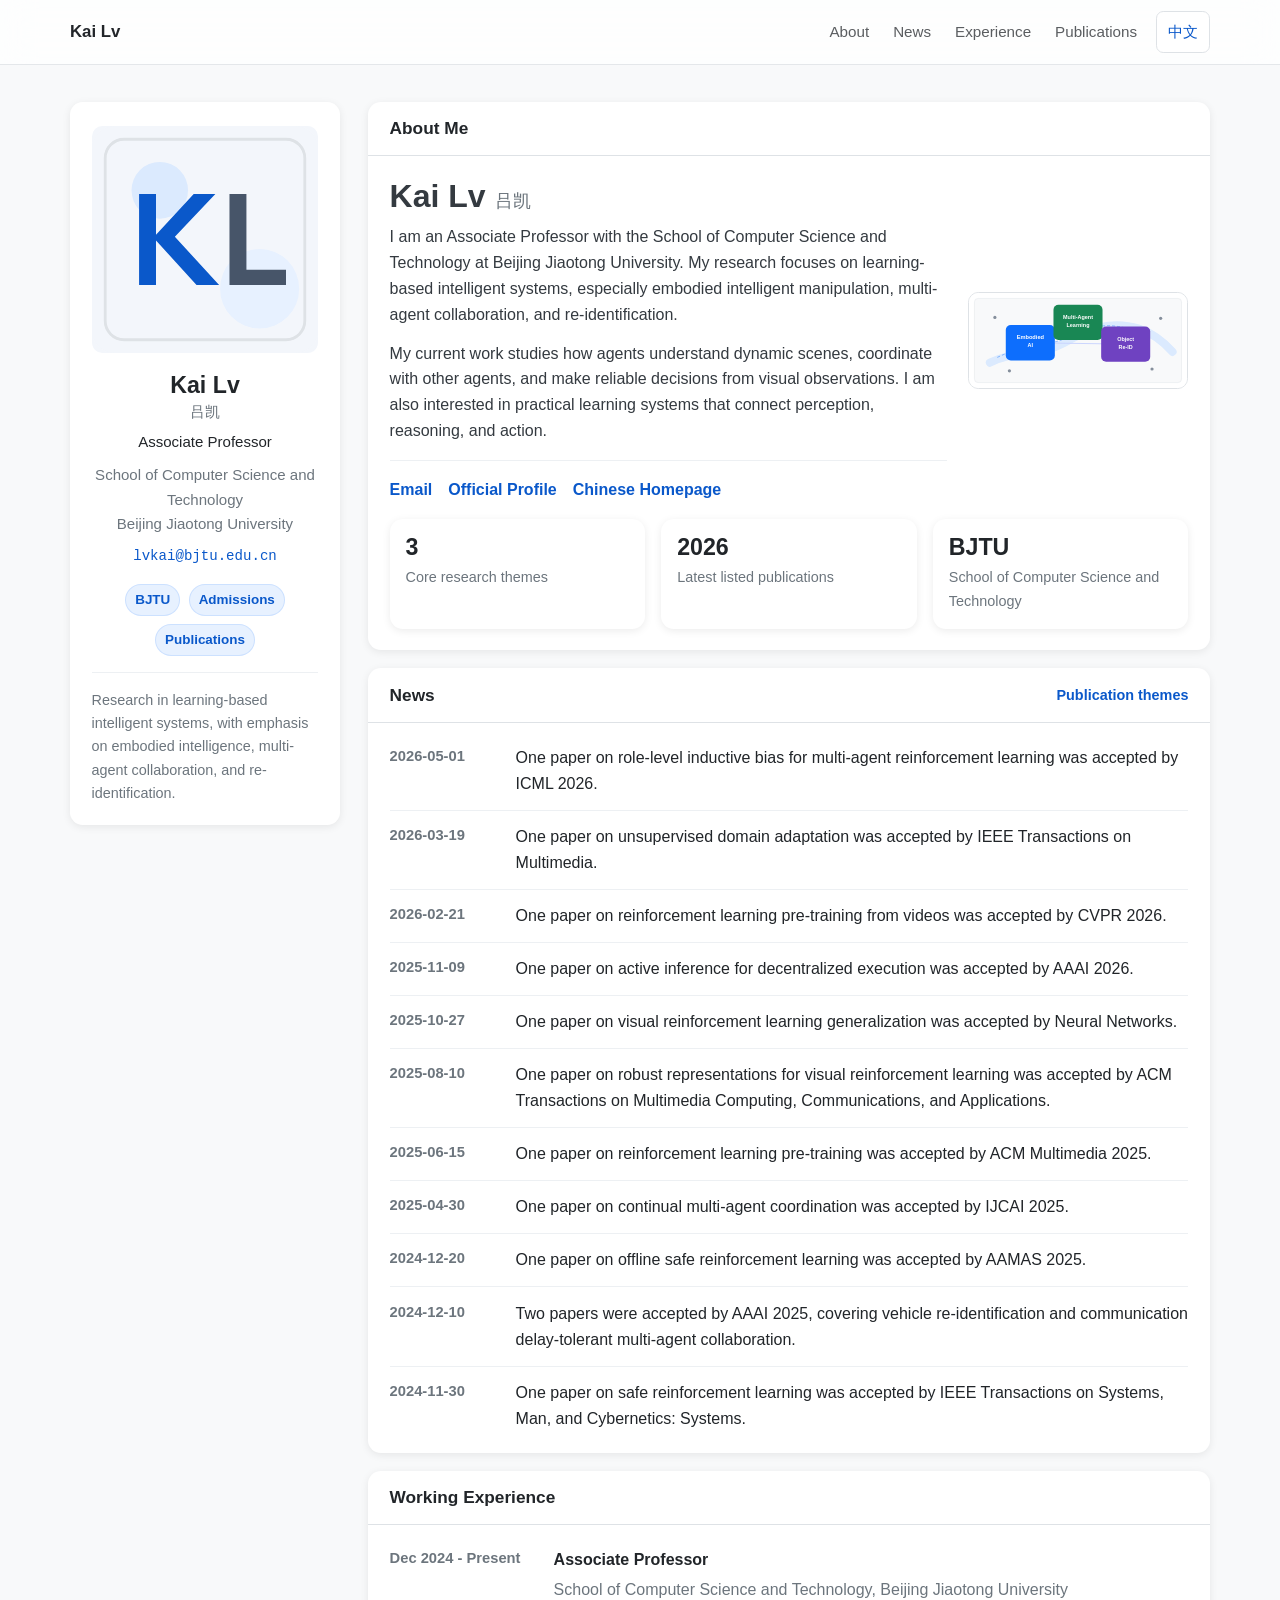
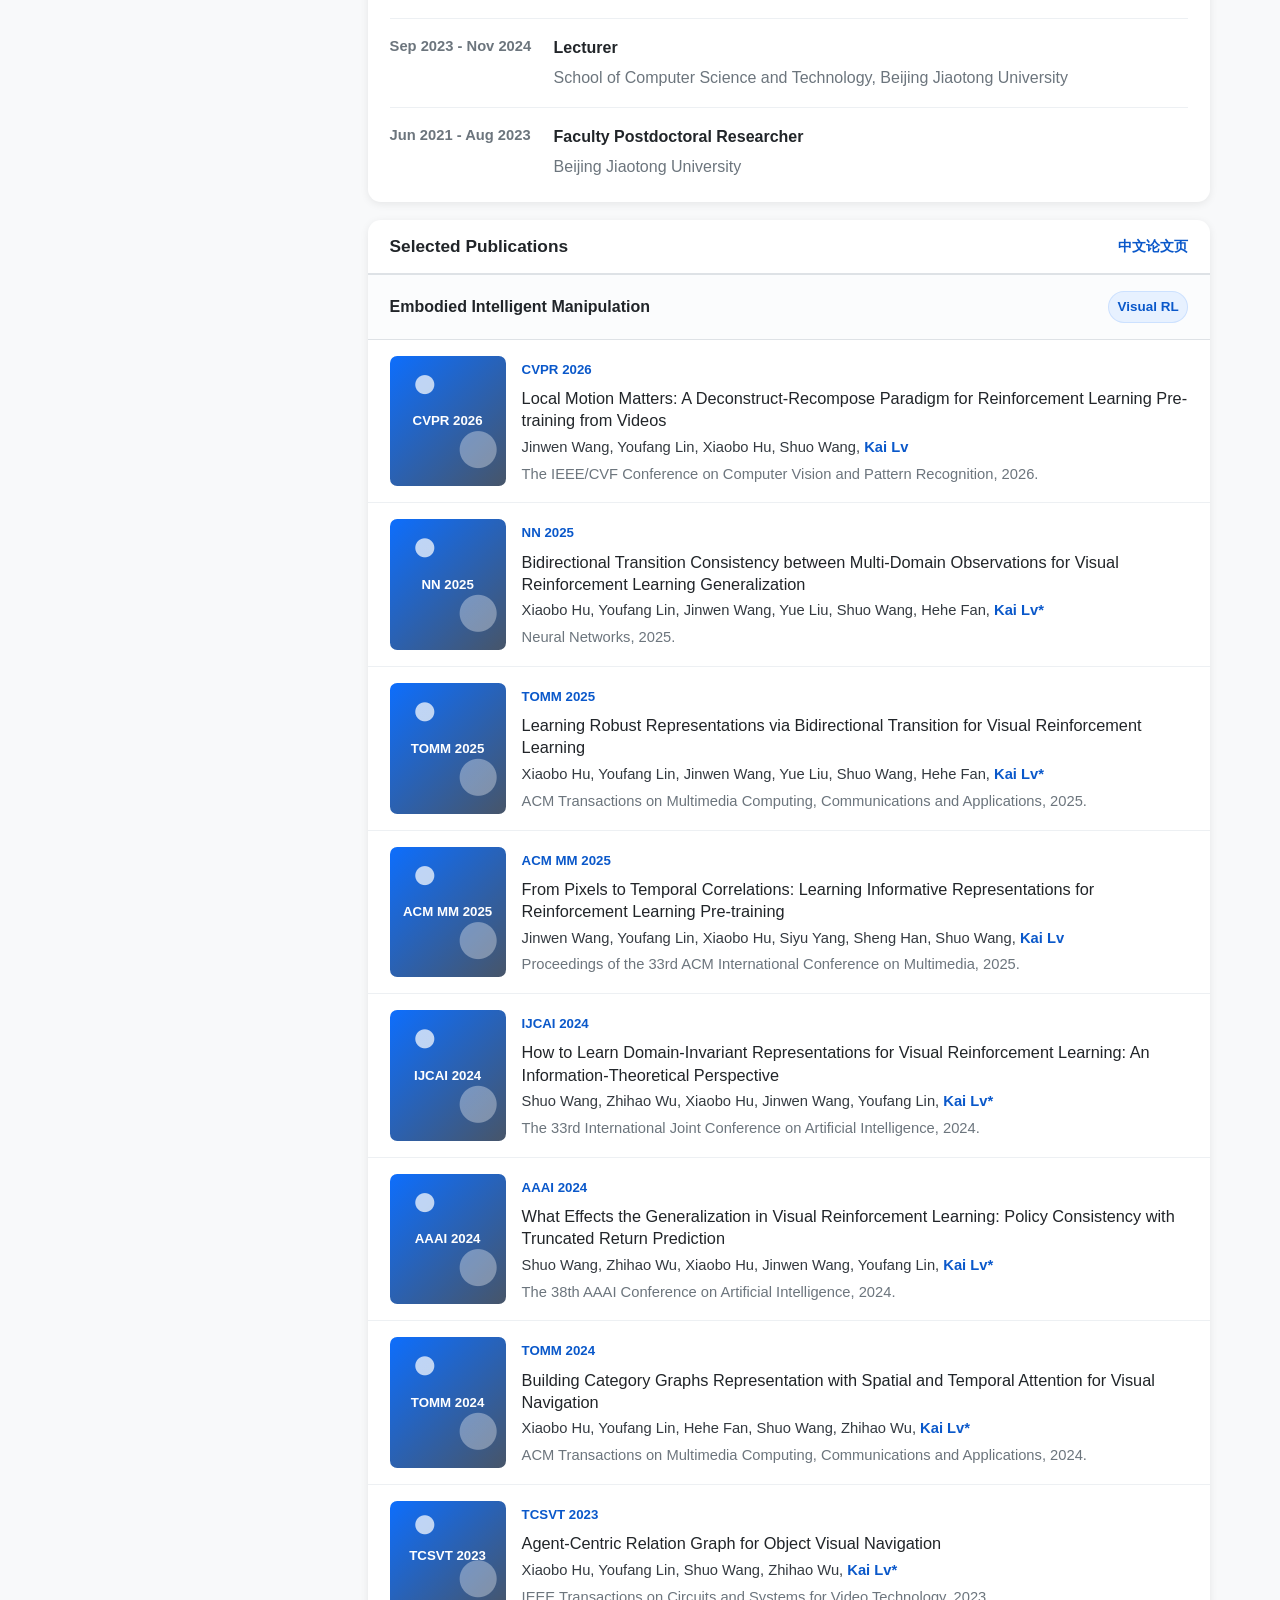
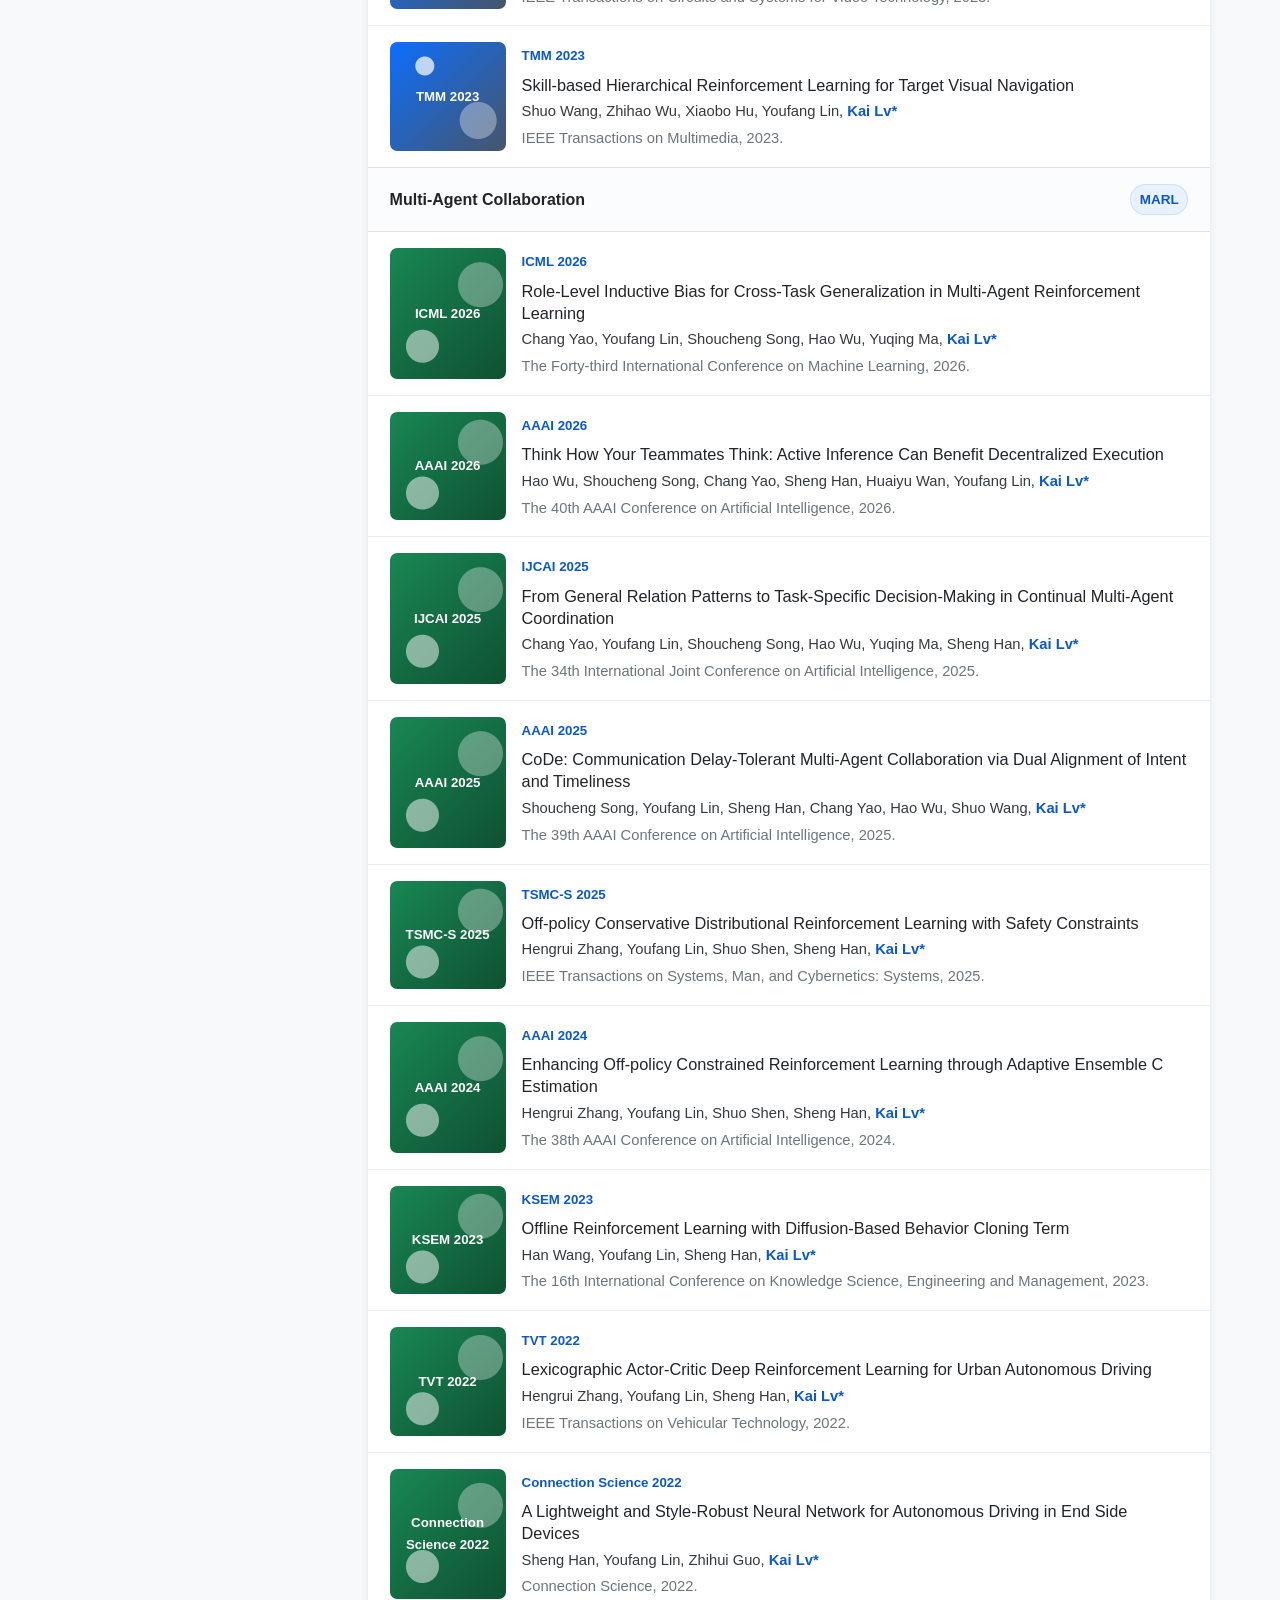
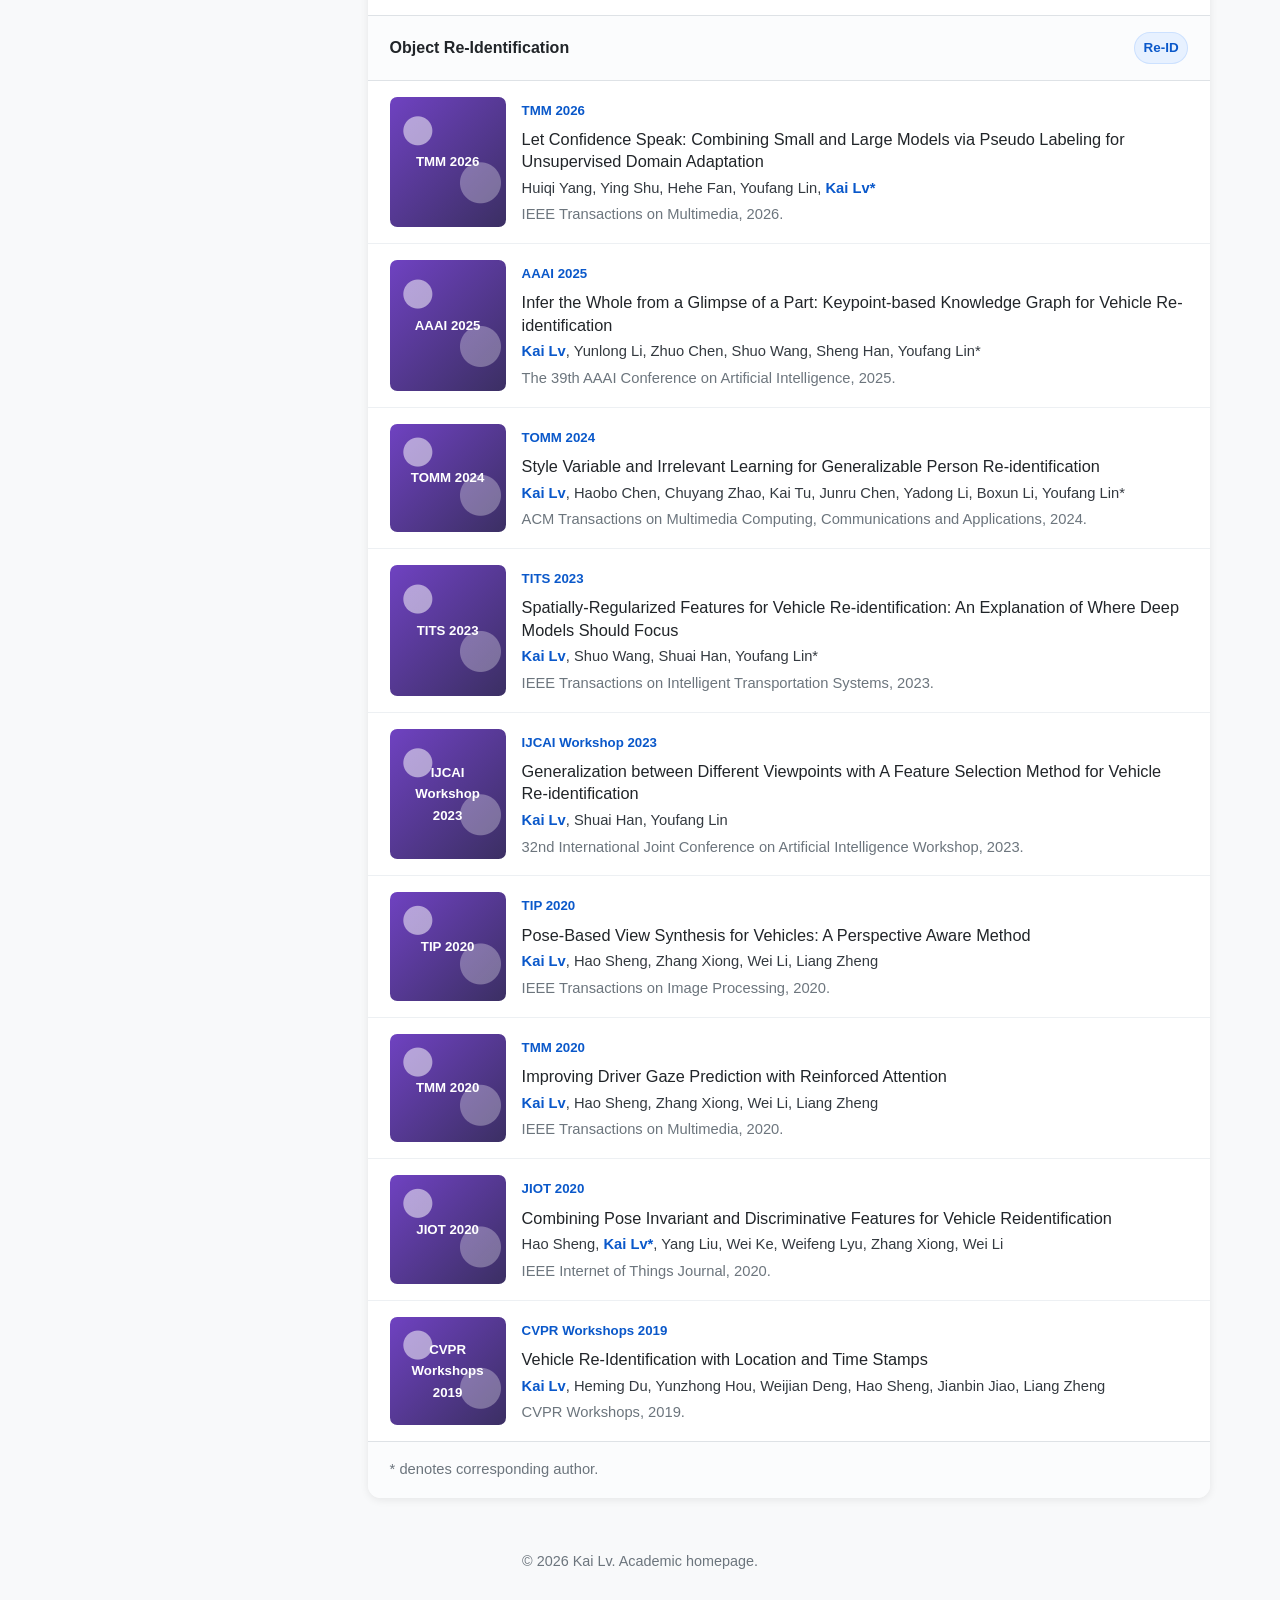
<file: index.html>
<!doctype html>
<html lang="en">
  <head>
    <meta charset="utf-8" />
    <meta name="viewport" content="width=device-width, initial-scale=1" />
    <title>Kai Lv | Beijing Jiaotong University</title>
    <meta
      name="description"
      content="Kai Lv is an Associate Professor at Beijing Jiaotong University. His research interests include embodied intelligent manipulation, multi-agent collaboration, and object re-identification."
    />
    <link rel="canonical" href="https://www.ilvkai.com/" />
    <link rel="stylesheet" href="./assets/css/styles.css" />
    <script src="./assets/js/site.js" defer></script>
  </head>
  <body>
    <a class="skip-link" href="#main">Skip to content</a>
    <header class="topbar">
      <div class="topbar-inner">
        <a class="brand" href="./">Kai Lv</a>
        <nav class="topnav" aria-label="Primary navigation">
          <a href="#about">About</a>
          <a href="#news">News</a>
          <a href="#experience">Experience</a>
          <a href="#publications">Publications</a>
          <a class="language-link" href="./zh/">中文</a>
        </nav>
      </div>
    </header>

    <main class="page-shell" id="main">
      <aside class="sidebar" aria-label="Profile">
        <section class="profile-card">
          <div class="profile-card-body">
            <img class="profile-portrait" src="./assets/img/kai-lv-avatar.svg" alt="Kai Lv profile mark" />
            <div>
              <h1 class="profile-name">Kai Lv <small>吕凯</small></h1>
              <p class="profile-position">Associate Professor</p>
              <p class="profile-affiliation">
                School of Computer Science and Technology<br />
                Beijing Jiaotong University
              </p>
              <p class="profile-email"><a href="mailto:lvkai@bjtu.edu.cn">lvkai@bjtu.edu.cn</a></p>
              <div class="profile-links" aria-label="Profile links">
                <a href="https://faculty.bjtu.edu.cn/10107/" rel="noopener">BJTU</a>
                <a href="./zh/admissions/">Admissions</a>
                <a href="./zh/publications/">Publications</a>
              </div>
            </div>
            <p class="profile-note">
              Research in learning-based intelligent systems, with emphasis on embodied intelligence,
              multi-agent collaboration, and re-identification.
            </p>
          </div>
        </section>
      </aside>

      <article class="content-flow">
        <section class="content-card" id="about">
          <div class="card-heading">
            <h2>About Me</h2>
          </div>
          <div class="card-body">
            <div class="research-visual">
              <div class="bio-text">
                <h1 class="lead-name"><strong>Kai Lv</strong> <small>吕凯</small></h1>
                <p>
                  I am an Associate Professor with the School of Computer Science and Technology at
                  Beijing Jiaotong University. My research focuses on learning-based intelligent systems,
                  especially embodied intelligent manipulation, multi-agent collaboration, and
                  re-identification.
                </p>
                <p>
                  My current work studies how agents understand dynamic scenes, coordinate with other
                  agents, and make reliable decisions from visual observations. I am also interested in
                  practical learning systems that connect perception, reasoning, and action.
                </p>
                <div class="quick-links" aria-label="Contact and profile links">
                  <a href="mailto:lvkai@bjtu.edu.cn">Email</a>
                  <a href="https://faculty.bjtu.edu.cn/10107/" rel="noopener">Official Profile</a>
                  <a href="./zh/">Chinese Homepage</a>
                </div>
              </div>
              <img
                class="research-map"
                src="./assets/img/research-map.svg"
                alt="Research map covering embodied intelligence, multi-agent learning, and re-identification"
              />
            </div>
            <div class="stats-grid" aria-label="Research themes">
              <div class="mini-card">
                <strong>3</strong>
                <span>Core research themes</span>
              </div>
              <div class="mini-card">
                <strong>2026</strong>
                <span>Latest listed publications</span>
              </div>
              <div class="mini-card">
                <strong>BJTU</strong>
                <span>School of Computer Science and Technology</span>
              </div>
            </div>
          </div>
        </section>

        <section class="content-card" id="news">
          <div class="card-heading">
            <h2>News</h2>
            <a href="./zh/publications/">Publication themes</a>
          </div>
          <div class="card-body">
            <ol class="news-list">
              <li>
                <time datetime="2026-05-01">2026-05-01</time>
                <span>One paper on role-level inductive bias for multi-agent reinforcement learning was accepted by ICML 2026.</span>
              </li>
              <li>
                <time datetime="2026-03-19">2026-03-19</time>
                <span>One paper on unsupervised domain adaptation was accepted by IEEE Transactions on Multimedia.</span>
              </li>
              <li>
                <time datetime="2026-02-21">2026-02-21</time>
                <span>One paper on reinforcement learning pre-training from videos was accepted by CVPR 2026.</span>
              </li>
              <li>
                <time datetime="2025-11-09">2025-11-09</time>
                <span>One paper on active inference for decentralized execution was accepted by AAAI 2026.</span>
              </li>
              <li>
                <time datetime="2025-10-27">2025-10-27</time>
                <span>One paper on visual reinforcement learning generalization was accepted by Neural Networks.</span>
              </li>
              <li>
                <time datetime="2025-08-10">2025-08-10</time>
                <span>One paper on robust representations for visual reinforcement learning was accepted by ACM Transactions on Multimedia Computing, Communications, and Applications.</span>
              </li>
              <li>
                <time datetime="2025-06-15">2025-06-15</time>
                <span>One paper on reinforcement learning pre-training was accepted by ACM Multimedia 2025.</span>
              </li>
              <li>
                <time datetime="2025-04-30">2025-04-30</time>
                <span>One paper on continual multi-agent coordination was accepted by IJCAI 2025.</span>
              </li>
              <li>
                <time datetime="2024-12-20">2024-12-20</time>
                <span>One paper on offline safe reinforcement learning was accepted by AAMAS 2025.</span>
              </li>
              <li>
                <time datetime="2024-12-10">2024-12-10</time>
                <span>Two papers were accepted by AAAI 2025, covering vehicle re-identification and communication delay-tolerant multi-agent collaboration.</span>
              </li>
              <li>
                <time datetime="2024-11-30">2024-11-30</time>
                <span>One paper on safe reinforcement learning was accepted by IEEE Transactions on Systems, Man, and Cybernetics: Systems.</span>
              </li>
            </ol>
          </div>
        </section>

        <section class="content-card" id="experience">
          <div class="card-heading">
            <h2>Working Experience</h2>
          </div>
          <div class="card-body">
            <div class="timeline">
              <article class="timeline-item">
                <span class="timeline-date">Dec 2024 - Present</span>
                <div>
                  <h3>Associate Professor</h3>
                  <p>School of Computer Science and Technology, Beijing Jiaotong University</p>
                </div>
              </article>
              <article class="timeline-item">
                <span class="timeline-date">Sep 2023 - Nov 2024</span>
                <div>
                  <h3>Lecturer</h3>
                  <p>School of Computer Science and Technology, Beijing Jiaotong University</p>
                </div>
              </article>
              <article class="timeline-item">
                <span class="timeline-date">Jun 2021 - Aug 2023</span>
                <div>
                  <h3>Faculty Postdoctoral Researcher</h3>
                  <p>Beijing Jiaotong University</p>
                </div>
              </article>
            </div>
          </div>
        </section>

        <section class="content-card" id="publications">
          <div class="card-heading">
            <h2>Selected Publications</h2>
            <a href="./zh/publications/">中文论文页</a>
          </div>

          <div class="publication-group">
            <div class="publication-group-title">
              <h3>Embodied Intelligent Manipulation</h3>
              <span class="tag">Visual RL</span>
            </div>
            <div class="publication-list">
              <article class="publication-item">
                <div class="publication-cover">CVPR 2026</div>
                <div class="publication-content">
                  <span class="venue">CVPR 2026</span>
                  <h4>Local Motion Matters: A Deconstruct-Recompose Paradigm for Reinforcement Learning Pre-training from Videos</h4>
                  <p class="publication-authors">Jinwen Wang, Youfang Lin, Xiaobo Hu, Shuo Wang, <strong>Kai Lv</strong></p>
                  <p>The IEEE/CVF Conference on Computer Vision and Pattern Recognition, 2026.</p>
                </div>
              </article>
              <article class="publication-item">
                <div class="publication-cover">NN 2025</div>
                <div class="publication-content">
                  <span class="venue">NN 2025</span>
                  <h4>Bidirectional Transition Consistency between Multi-Domain Observations for Visual Reinforcement Learning Generalization</h4>
                  <p class="publication-authors">Xiaobo Hu, Youfang Lin, Jinwen Wang, Yue Liu, Shuo Wang, Hehe Fan, <strong>Kai Lv*</strong></p>
                  <p>Neural Networks, 2025.</p>
                </div>
              </article>
              <article class="publication-item">
                <div class="publication-cover">TOMM 2025</div>
                <div class="publication-content">
                  <span class="venue">TOMM 2025</span>
                  <h4>Learning Robust Representations via Bidirectional Transition for Visual Reinforcement Learning</h4>
                  <p class="publication-authors">Xiaobo Hu, Youfang Lin, Jinwen Wang, Yue Liu, Shuo Wang, Hehe Fan, <strong>Kai Lv*</strong></p>
                  <p>ACM Transactions on Multimedia Computing, Communications and Applications, 2025.</p>
                </div>
              </article>
              <article class="publication-item">
                <div class="publication-cover">ACM MM 2025</div>
                <div class="publication-content">
                  <span class="venue">ACM MM 2025</span>
                  <h4>From Pixels to Temporal Correlations: Learning Informative Representations for Reinforcement Learning Pre-training</h4>
                  <p class="publication-authors">Jinwen Wang, Youfang Lin, Xiaobo Hu, Siyu Yang, Sheng Han, Shuo Wang, <strong>Kai Lv</strong></p>
                  <p>Proceedings of the 33rd ACM International Conference on Multimedia, 2025.</p>
                </div>
              </article>
              <article class="publication-item">
                <div class="publication-cover">IJCAI 2024</div>
                <div class="publication-content">
                  <span class="venue">IJCAI 2024</span>
                  <h4>How to Learn Domain-Invariant Representations for Visual Reinforcement Learning: An Information-Theoretical Perspective</h4>
                  <p class="publication-authors">Shuo Wang, Zhihao Wu, Xiaobo Hu, Jinwen Wang, Youfang Lin, <strong>Kai Lv*</strong></p>
                  <p>The 33rd International Joint Conference on Artificial Intelligence, 2024.</p>
                </div>
              </article>
              <article class="publication-item">
                <div class="publication-cover">AAAI 2024</div>
                <div class="publication-content">
                  <span class="venue">AAAI 2024</span>
                  <h4>What Effects the Generalization in Visual Reinforcement Learning: Policy Consistency with Truncated Return Prediction</h4>
                  <p class="publication-authors">Shuo Wang, Zhihao Wu, Xiaobo Hu, Jinwen Wang, Youfang Lin, <strong>Kai Lv*</strong></p>
                  <p>The 38th AAAI Conference on Artificial Intelligence, 2024.</p>
                </div>
              </article>
              <article class="publication-item">
                <div class="publication-cover">TOMM 2024</div>
                <div class="publication-content">
                  <span class="venue">TOMM 2024</span>
                  <h4>Building Category Graphs Representation with Spatial and Temporal Attention for Visual Navigation</h4>
                  <p class="publication-authors">Xiaobo Hu, Youfang Lin, Hehe Fan, Shuo Wang, Zhihao Wu, <strong>Kai Lv*</strong></p>
                  <p>ACM Transactions on Multimedia Computing, Communications and Applications, 2024.</p>
                </div>
              </article>
              <article class="publication-item">
                <div class="publication-cover">TCSVT 2023</div>
                <div class="publication-content">
                  <span class="venue">TCSVT 2023</span>
                  <h4>Agent-Centric Relation Graph for Object Visual Navigation</h4>
                  <p class="publication-authors">Xiaobo Hu, Youfang Lin, Shuo Wang, Zhihao Wu, <strong>Kai Lv*</strong></p>
                  <p>IEEE Transactions on Circuits and Systems for Video Technology, 2023.</p>
                </div>
              </article>
              <article class="publication-item">
                <div class="publication-cover">TMM 2023</div>
                <div class="publication-content">
                  <span class="venue">TMM 2023</span>
                  <h4>Skill-based Hierarchical Reinforcement Learning for Target Visual Navigation</h4>
                  <p class="publication-authors">Shuo Wang, Zhihao Wu, Xiaobo Hu, Youfang Lin, <strong>Kai Lv*</strong></p>
                  <p>IEEE Transactions on Multimedia, 2023.</p>
                </div>
              </article>
            </div>
          </div>

          <div class="publication-group">
            <div class="publication-group-title">
              <h3>Multi-Agent Collaboration</h3>
              <span class="tag">MARL</span>
            </div>
            <div class="publication-list">
              <article class="publication-item">
                <div class="publication-cover alt">ICML 2026</div>
                <div class="publication-content">
                  <span class="venue">ICML 2026</span>
                  <h4>Role-Level Inductive Bias for Cross-Task Generalization in Multi-Agent Reinforcement Learning</h4>
                  <p class="publication-authors">Chang Yao, Youfang Lin, Shoucheng Song, Hao Wu, Yuqing Ma, <strong>Kai Lv*</strong></p>
                  <p>The Forty-third International Conference on Machine Learning, 2026.</p>
                </div>
              </article>
              <article class="publication-item">
                <div class="publication-cover alt">AAAI 2026</div>
                <div class="publication-content">
                  <span class="venue">AAAI 2026</span>
                  <h4>Think How Your Teammates Think: Active Inference Can Benefit Decentralized Execution</h4>
                  <p class="publication-authors">Hao Wu, Shoucheng Song, Chang Yao, Sheng Han, Huaiyu Wan, Youfang Lin, <strong>Kai Lv*</strong></p>
                  <p>The 40th AAAI Conference on Artificial Intelligence, 2026.</p>
                </div>
              </article>
              <article class="publication-item">
                <div class="publication-cover alt">IJCAI 2025</div>
                <div class="publication-content">
                  <span class="venue">IJCAI 2025</span>
                  <h4>From General Relation Patterns to Task-Specific Decision-Making in Continual Multi-Agent Coordination</h4>
                  <p class="publication-authors">Chang Yao, Youfang Lin, Shoucheng Song, Hao Wu, Yuqing Ma, Sheng Han, <strong>Kai Lv*</strong></p>
                  <p>The 34th International Joint Conference on Artificial Intelligence, 2025.</p>
                </div>
              </article>
              <article class="publication-item">
                <div class="publication-cover alt">AAAI 2025</div>
                <div class="publication-content">
                  <span class="venue">AAAI 2025</span>
                  <h4>CoDe: Communication Delay-Tolerant Multi-Agent Collaboration via Dual Alignment of Intent and Timeliness</h4>
                  <p class="publication-authors">Shoucheng Song, Youfang Lin, Sheng Han, Chang Yao, Hao Wu, Shuo Wang, <strong>Kai Lv*</strong></p>
                  <p>The 39th AAAI Conference on Artificial Intelligence, 2025.</p>
                </div>
              </article>
              <article class="publication-item">
                <div class="publication-cover alt">TSMC-S 2025</div>
                <div class="publication-content">
                  <span class="venue">TSMC-S 2025</span>
                  <h4>Off-policy Conservative Distributional Reinforcement Learning with Safety Constraints</h4>
                  <p class="publication-authors">Hengrui Zhang, Youfang Lin, Shuo Shen, Sheng Han, <strong>Kai Lv*</strong></p>
                  <p>IEEE Transactions on Systems, Man, and Cybernetics: Systems, 2025.</p>
                </div>
              </article>
              <article class="publication-item">
                <div class="publication-cover alt">AAAI 2024</div>
                <div class="publication-content">
                  <span class="venue">AAAI 2024</span>
                  <h4>Enhancing Off-policy Constrained Reinforcement Learning through Adaptive Ensemble C Estimation</h4>
                  <p class="publication-authors">Hengrui Zhang, Youfang Lin, Shuo Shen, Sheng Han, <strong>Kai Lv*</strong></p>
                  <p>The 38th AAAI Conference on Artificial Intelligence, 2024.</p>
                </div>
              </article>
              <article class="publication-item">
                <div class="publication-cover alt">KSEM 2023</div>
                <div class="publication-content">
                  <span class="venue">KSEM 2023</span>
                  <h4>Offline Reinforcement Learning with Diffusion-Based Behavior Cloning Term</h4>
                  <p class="publication-authors">Han Wang, Youfang Lin, Sheng Han, <strong>Kai Lv*</strong></p>
                  <p>The 16th International Conference on Knowledge Science, Engineering and Management, 2023.</p>
                </div>
              </article>
              <article class="publication-item">
                <div class="publication-cover alt">TVT 2022</div>
                <div class="publication-content">
                  <span class="venue">TVT 2022</span>
                  <h4>Lexicographic Actor-Critic Deep Reinforcement Learning for Urban Autonomous Driving</h4>
                  <p class="publication-authors">Hengrui Zhang, Youfang Lin, Sheng Han, <strong>Kai Lv*</strong></p>
                  <p>IEEE Transactions on Vehicular Technology, 2022.</p>
                </div>
              </article>
              <article class="publication-item">
                <div class="publication-cover alt">Connection Science 2022</div>
                <div class="publication-content">
                  <span class="venue">Connection Science 2022</span>
                  <h4>A Lightweight and Style-Robust Neural Network for Autonomous Driving in End Side Devices</h4>
                  <p class="publication-authors">Sheng Han, Youfang Lin, Zhihui Guo, <strong>Kai Lv*</strong></p>
                  <p>Connection Science, 2022.</p>
                </div>
              </article>
            </div>
          </div>

          <div class="publication-group">
            <div class="publication-group-title">
              <h3>Object Re-Identification</h3>
              <span class="tag">Re-ID</span>
            </div>
            <div class="publication-list">
              <article class="publication-item">
                <div class="publication-cover warm">TMM 2026</div>
                <div class="publication-content">
                  <span class="venue">TMM 2026</span>
                  <h4>Let Confidence Speak: Combining Small and Large Models via Pseudo Labeling for Unsupervised Domain Adaptation</h4>
                  <p class="publication-authors">Huiqi Yang, Ying Shu, Hehe Fan, Youfang Lin, <strong>Kai Lv*</strong></p>
                  <p>IEEE Transactions on Multimedia, 2026.</p>
                </div>
              </article>
              <article class="publication-item">
                <div class="publication-cover warm">AAAI 2025</div>
                <div class="publication-content">
                  <span class="venue">AAAI 2025</span>
                  <h4>Infer the Whole from a Glimpse of a Part: Keypoint-based Knowledge Graph for Vehicle Re-identification</h4>
                  <p class="publication-authors"><strong>Kai Lv</strong>, Yunlong Li, Zhuo Chen, Shuo Wang, Sheng Han, Youfang Lin*</p>
                  <p>The 39th AAAI Conference on Artificial Intelligence, 2025.</p>
                </div>
              </article>
              <article class="publication-item">
                <div class="publication-cover warm">TOMM 2024</div>
                <div class="publication-content">
                  <span class="venue">TOMM 2024</span>
                  <h4>Style Variable and Irrelevant Learning for Generalizable Person Re-identification</h4>
                  <p class="publication-authors"><strong>Kai Lv</strong>, Haobo Chen, Chuyang Zhao, Kai Tu, Junru Chen, Yadong Li, Boxun Li, Youfang Lin*</p>
                  <p>ACM Transactions on Multimedia Computing, Communications and Applications, 2024.</p>
                </div>
              </article>
              <article class="publication-item">
                <div class="publication-cover warm">TITS 2023</div>
                <div class="publication-content">
                  <span class="venue">TITS 2023</span>
                  <h4>Spatially-Regularized Features for Vehicle Re-identification: An Explanation of Where Deep Models Should Focus</h4>
                  <p class="publication-authors"><strong>Kai Lv</strong>, Shuo Wang, Shuai Han, Youfang Lin*</p>
                  <p>IEEE Transactions on Intelligent Transportation Systems, 2023.</p>
                </div>
              </article>
              <article class="publication-item">
                <div class="publication-cover warm">IJCAI Workshop 2023</div>
                <div class="publication-content">
                  <span class="venue">IJCAI Workshop 2023</span>
                  <h4>Generalization between Different Viewpoints with A Feature Selection Method for Vehicle Re-identification</h4>
                  <p class="publication-authors"><strong>Kai Lv</strong>, Shuai Han, Youfang Lin</p>
                  <p>32nd International Joint Conference on Artificial Intelligence Workshop, 2023.</p>
                </div>
              </article>
              <article class="publication-item">
                <div class="publication-cover warm">TIP 2020</div>
                <div class="publication-content">
                  <span class="venue">TIP 2020</span>
                  <h4>Pose-Based View Synthesis for Vehicles: A Perspective Aware Method</h4>
                  <p class="publication-authors"><strong>Kai Lv</strong>, Hao Sheng, Zhang Xiong, Wei Li, Liang Zheng</p>
                  <p>IEEE Transactions on Image Processing, 2020.</p>
                </div>
              </article>
              <article class="publication-item">
                <div class="publication-cover warm">TMM 2020</div>
                <div class="publication-content">
                  <span class="venue">TMM 2020</span>
                  <h4>Improving Driver Gaze Prediction with Reinforced Attention</h4>
                  <p class="publication-authors"><strong>Kai Lv</strong>, Hao Sheng, Zhang Xiong, Wei Li, Liang Zheng</p>
                  <p>IEEE Transactions on Multimedia, 2020.</p>
                </div>
              </article>
              <article class="publication-item">
                <div class="publication-cover warm">JIOT 2020</div>
                <div class="publication-content">
                  <span class="venue">JIOT 2020</span>
                  <h4>Combining Pose Invariant and Discriminative Features for Vehicle Reidentification</h4>
                  <p class="publication-authors">Hao Sheng, <strong>Kai Lv*</strong>, Yang Liu, Wei Ke, Weifeng Lyu, Zhang Xiong, Wei Li</p>
                  <p>IEEE Internet of Things Journal, 2020.</p>
                </div>
              </article>
              <article class="publication-item">
                <div class="publication-cover warm">CVPR Workshops 2019</div>
                <div class="publication-content">
                  <span class="venue">CVPR Workshops 2019</span>
                  <h4>Vehicle Re-Identification with Location and Time Stamps</h4>
                  <p class="publication-authors"><strong>Kai Lv</strong>, Heming Du, Yunzhong Hou, Weijian Deng, Hao Sheng, Jianbin Jiao, Liang Zheng</p>
                  <p>CVPR Workshops, 2019.</p>
                </div>
              </article>
            </div>
          </div>
          <p class="author-note">* denotes corresponding author.</p>
        </section>
      </article>
    </main>

    <footer class="site-footer">
      <p>© <span data-current-year></span> Kai Lv. Academic homepage.</p>
    </footer>
  </body>
</html>
</file>
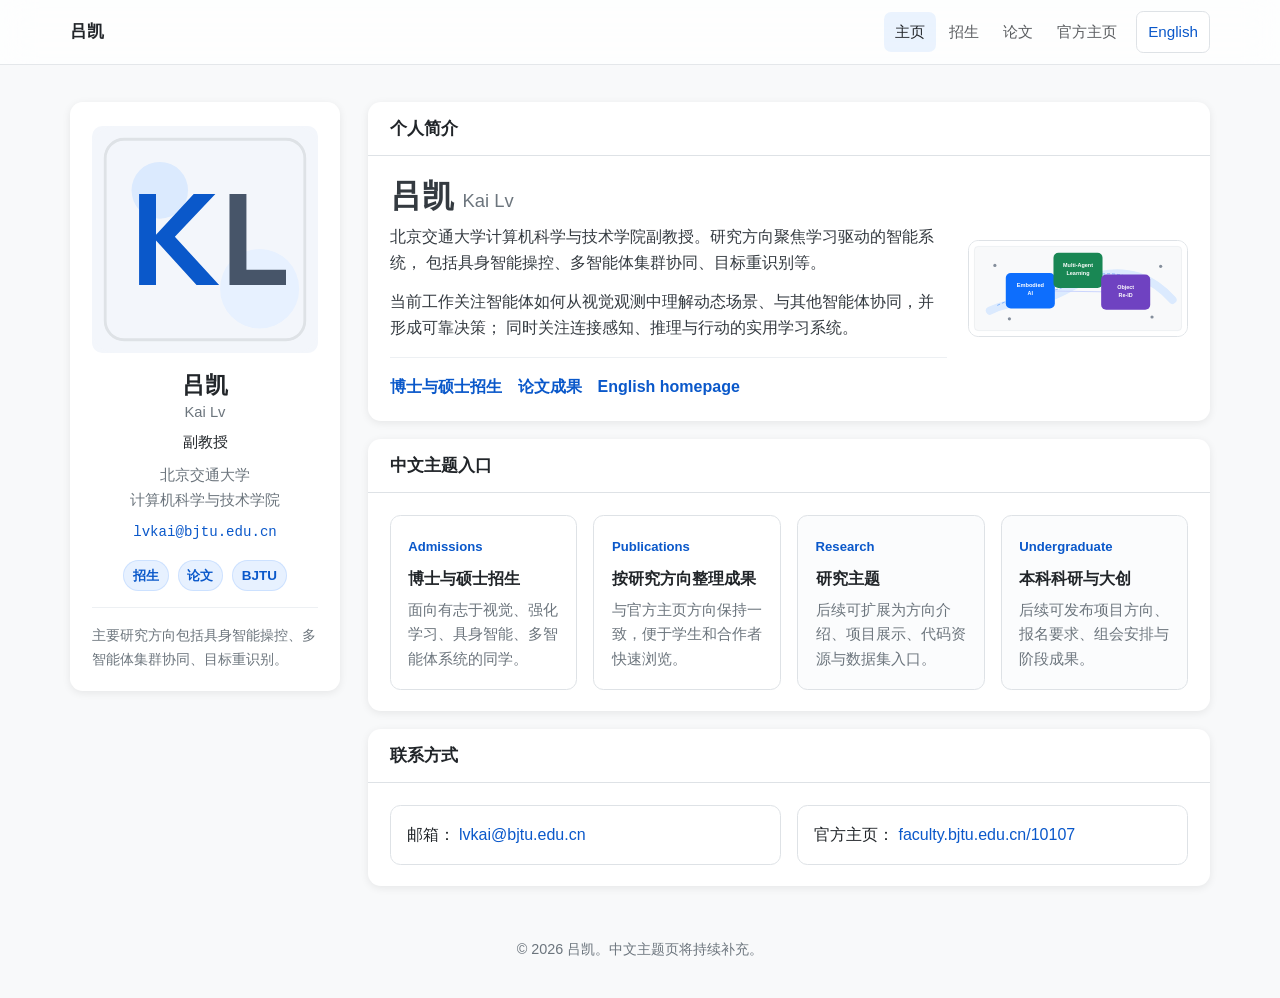
<file: zh/index.html>
<!doctype html>
<html lang="zh-CN">
  <head>
    <meta charset="utf-8" />
    <meta name="viewport" content="width=device-width, initial-scale=1" />
    <title>吕凯 | 中文主页</title>
    <meta
      name="description"
      content="吕凯，北京交通大学计算机科学与技术学院副教授。中文主页包含招生、论文、研究方向等主题入口。"
    />
    <link rel="canonical" href="https://www.ilvkai.com/zh/" />
    <link rel="stylesheet" href="../assets/css/styles.css" />
    <script src="../assets/js/site.js" defer></script>
  </head>
  <body>
    <a class="skip-link" href="#main">跳转到正文</a>
    <header class="topbar">
      <div class="topbar-inner">
        <a class="brand" href="./">吕凯</a>
        <nav class="topnav" aria-label="中文主页导航">
          <a aria-current="page" href="./">主页</a>
          <a href="./admissions/">招生</a>
          <a href="./publications/">论文</a>
          <a href="https://faculty.bjtu.edu.cn/10107/" rel="noopener">官方主页</a>
          <a class="language-link" href="../">English</a>
        </nav>
      </div>
    </header>

    <main class="page-shell" id="main">
      <aside class="sidebar" aria-label="个人信息">
        <section class="profile-card">
          <div class="profile-card-body">
            <img class="profile-portrait" src="../assets/img/kai-lv-avatar.svg" alt="吕凯个人标识" />
            <div>
              <h1 class="profile-name">吕凯 <small>Kai Lv</small></h1>
              <p class="profile-position">副教授</p>
              <p class="profile-affiliation">
                北京交通大学<br />
                计算机科学与技术学院
              </p>
              <p class="profile-email"><a href="mailto:lvkai@bjtu.edu.cn">lvkai@bjtu.edu.cn</a></p>
              <div class="profile-links" aria-label="个人链接">
                <a href="./admissions/">招生</a>
                <a href="./publications/">论文</a>
                <a href="https://faculty.bjtu.edu.cn/10107/" rel="noopener">BJTU</a>
              </div>
            </div>
            <p class="profile-note">
              主要研究方向包括具身智能操控、多智能体集群协同、目标重识别。
            </p>
          </div>
        </section>
      </aside>

      <article class="content-flow">
        <section class="content-card">
          <div class="card-heading">
            <h2>个人简介</h2>
          </div>
          <div class="card-body">
            <div class="research-visual">
              <div class="bio-text">
                <h1 class="lead-name"><strong>吕凯</strong> <small>Kai Lv</small></h1>
                <p>
                  北京交通大学计算机科学与技术学院副教授。研究方向聚焦学习驱动的智能系统，
                  包括具身智能操控、多智能体集群协同、目标重识别等。
                </p>
                <p>
                  当前工作关注智能体如何从视觉观测中理解动态场景、与其他智能体协同，并形成可靠决策；
                  同时关注连接感知、推理与行动的实用学习系统。
                </p>
                <div class="quick-links" aria-label="快速链接">
                  <a href="./admissions/">博士与硕士招生</a>
                  <a href="./publications/">论文成果</a>
                  <a href="../">English homepage</a>
                </div>
              </div>
              <img
                class="research-map"
                src="../assets/img/research-map.svg"
                alt="具身智能、多智能体协同与目标重识别方向示意"
              />
            </div>
          </div>
        </section>

        <section class="content-card">
          <div class="card-heading">
            <h2>中文主题入口</h2>
          </div>
          <div class="card-body">
            <div class="theme-grid">
              <a class="theme-card" href="./admissions/">
                <span>Admissions</span>
                <h3>博士与硕士招生</h3>
                <p>面向有志于视觉、强化学习、具身智能、多智能体系统的同学。</p>
              </a>
              <a class="theme-card" href="./publications/">
                <span>Publications</span>
                <h3>按研究方向整理成果</h3>
                <p>与官方主页方向保持一致，便于学生和合作者快速浏览。</p>
              </a>
              <article class="theme-card muted-card">
                <span>Research</span>
                <h3>研究主题</h3>
                <p>后续可扩展为方向介绍、项目展示、代码资源与数据集入口。</p>
              </article>
              <article class="theme-card muted-card">
                <span>Undergraduate</span>
                <h3>本科科研与大创</h3>
                <p>后续可发布项目方向、报名要求、组会安排与阶段成果。</p>
              </article>
            </div>
          </div>
        </section>

        <section class="content-card">
          <div class="card-heading">
            <h2>联系方式</h2>
          </div>
          <div class="card-body">
            <div class="info-strip">
              <p>
                邮箱：
                <a href="mailto:lvkai@bjtu.edu.cn">lvkai@bjtu.edu.cn</a>
              </p>
              <p>
                官方主页：
                <a href="https://faculty.bjtu.edu.cn/10107/" rel="noopener">faculty.bjtu.edu.cn/10107</a>
              </p>
            </div>
          </div>
        </section>
      </article>
    </main>

    <footer class="site-footer">
      <p>© <span data-current-year></span> 吕凯。中文主题页将持续补充。</p>
    </footer>
  </body>
</html>
</file>
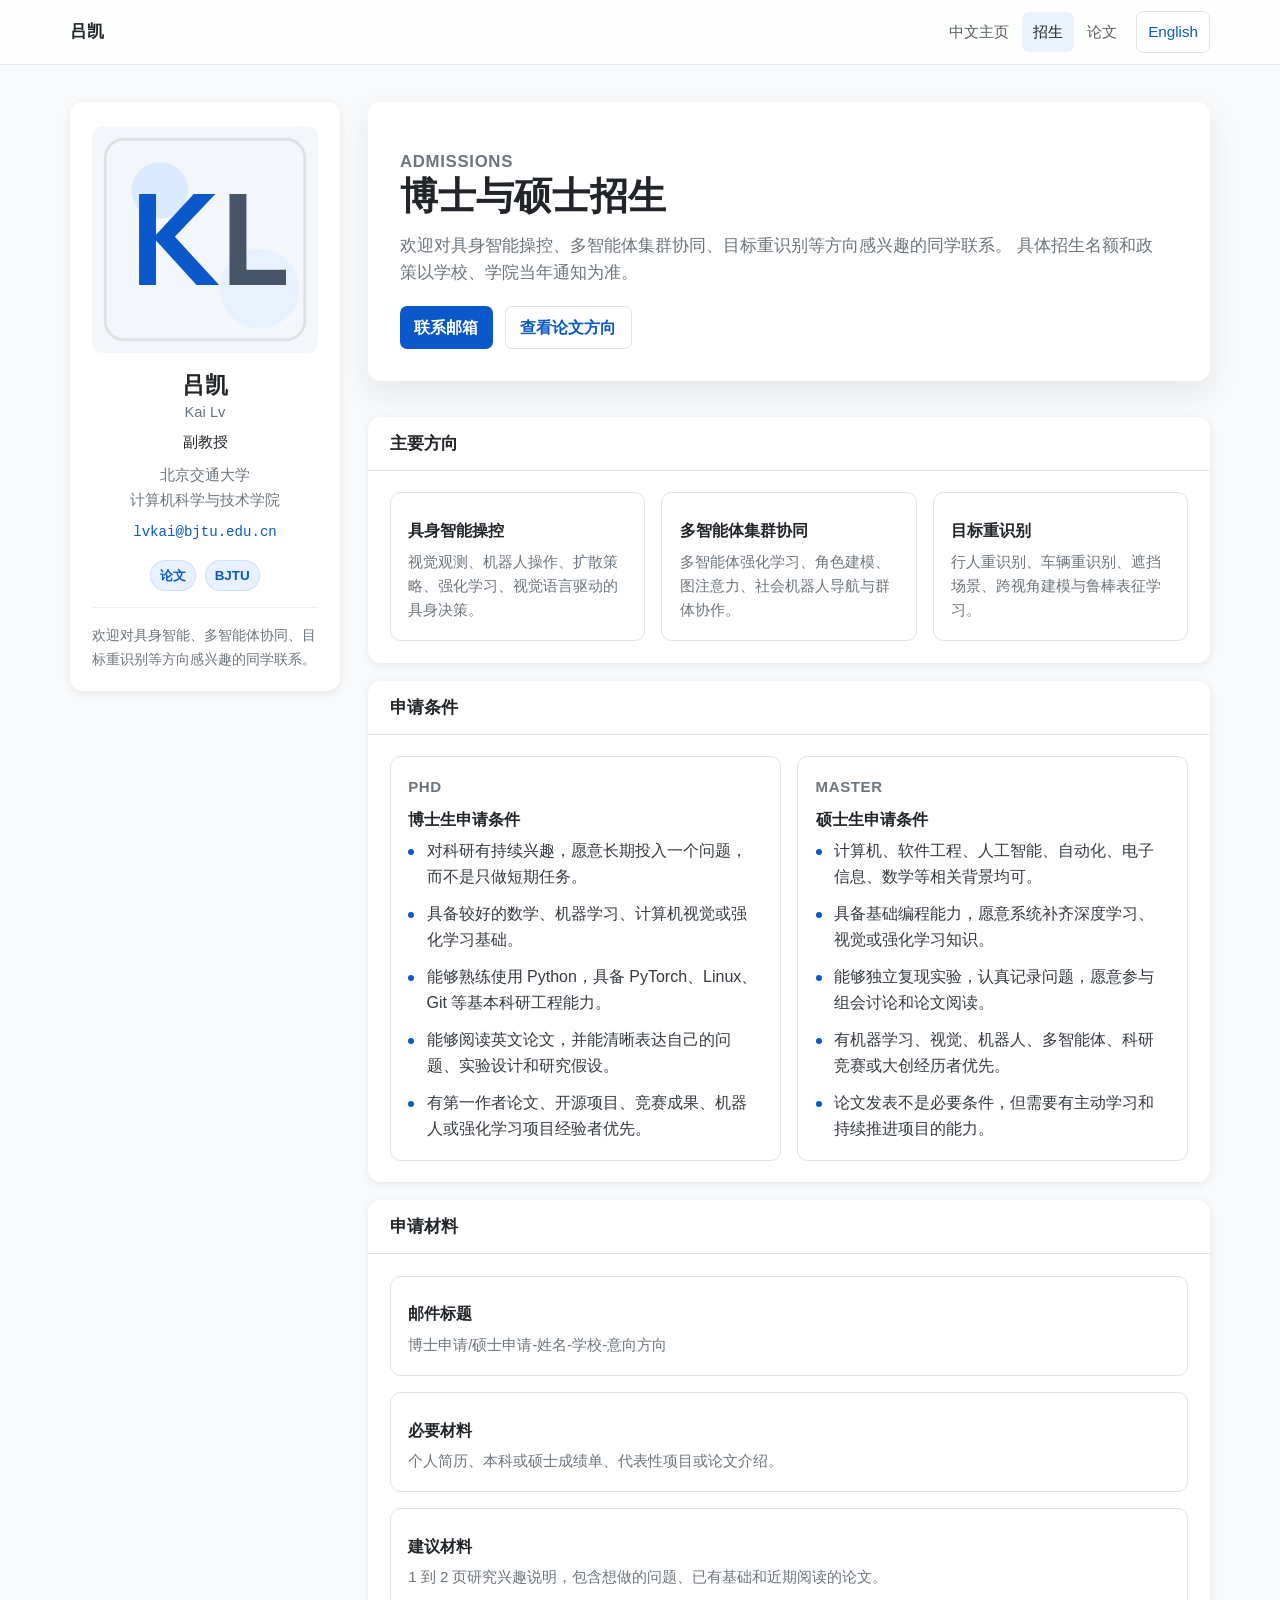
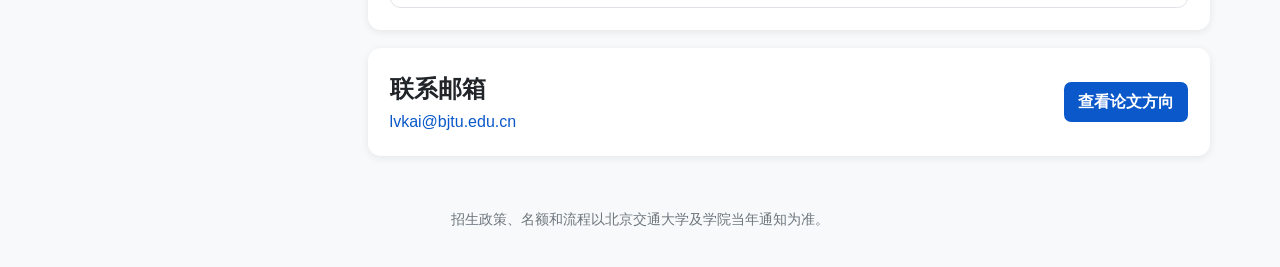
<file: zh/admissions/index.html>
<!doctype html>
<html lang="zh-CN">
  <head>
    <meta charset="utf-8" />
    <meta name="viewport" content="width=device-width, initial-scale=1" />
    <title>招生信息 | 吕凯</title>
    <meta
      name="description"
      content="吕凯，北京交通大学计算机科学与技术学院博士与硕士招生信息。方向包括具身智能操控、多智能体集群协同、目标重识别。"
    />
    <link rel="canonical" href="https://www.ilvkai.com/zh/admissions/" />
    <link rel="stylesheet" href="../../assets/css/styles.css" />
    <script src="../../assets/js/site.js" defer></script>
  </head>
  <body>
    <a class="skip-link" href="#main">跳转到正文</a>
    <header class="topbar">
      <div class="topbar-inner">
        <a class="brand" href="../">吕凯</a>
        <nav class="topnav" aria-label="招生页导航">
          <a href="../">中文主页</a>
          <a aria-current="page" href="./">招生</a>
          <a href="../publications/">论文</a>
          <a class="language-link" href="../../">English</a>
        </nav>
      </div>
    </header>

    <main class="page-shell" id="main">
      <aside class="sidebar" aria-label="个人信息">
        <section class="profile-card">
          <div class="profile-card-body">
            <img class="profile-portrait" src="../../assets/img/kai-lv-avatar.svg" alt="吕凯个人标识" />
            <div>
              <h1 class="profile-name">吕凯 <small>Kai Lv</small></h1>
              <p class="profile-position">副教授</p>
              <p class="profile-affiliation">
                北京交通大学<br />
                计算机科学与技术学院
              </p>
              <p class="profile-email"><a href="mailto:lvkai@bjtu.edu.cn">lvkai@bjtu.edu.cn</a></p>
              <div class="profile-links" aria-label="个人链接">
                <a href="../publications/">论文</a>
                <a href="https://faculty.bjtu.edu.cn/10107/" rel="noopener">BJTU</a>
              </div>
            </div>
            <p class="profile-note">
              欢迎对具身智能、多智能体协同、目标重识别等方向感兴趣的同学联系。
            </p>
          </div>
        </section>
      </aside>

      <article class="content-flow">
        <section class="hero-card">
          <p class="eyebrow">Admissions</p>
          <h1>博士与硕士招生</h1>
          <p>
            欢迎对具身智能操控、多智能体集群协同、目标重识别等方向感兴趣的同学联系。
            具体招生名额和政策以学校、学院当年通知为准。
          </p>
          <div class="hero-actions">
            <a class="primary-action" href="mailto:lvkai@bjtu.edu.cn">联系邮箱</a>
            <a class="secondary-action" href="../publications/">查看论文方向</a>
          </div>
        </section>

        <section class="content-card">
          <div class="card-heading">
            <h2>主要方向</h2>
          </div>
          <div class="card-body">
            <div class="direction-grid">
              <article class="direction-card">
                <h3>具身智能操控</h3>
                <p>视觉观测、机器人操作、扩散策略、强化学习、视觉语言驱动的具身决策。</p>
              </article>
              <article class="direction-card">
                <h3>多智能体集群协同</h3>
                <p>多智能体强化学习、角色建模、图注意力、社会机器人导航与群体协作。</p>
              </article>
              <article class="direction-card">
                <h3>目标重识别</h3>
                <p>行人重识别、车辆重识别、遮挡场景、跨视角建模与鲁棒表征学习。</p>
              </article>
            </div>
          </div>
        </section>

        <section class="content-card">
          <div class="card-heading">
            <h2>申请条件</h2>
          </div>
          <div class="card-body">
            <div class="split-grid">
              <article class="direction-card">
                <p class="eyebrow">PhD</p>
                <h3>博士生申请条件</h3>
                <ul class="check-list">
                  <li>对科研有持续兴趣，愿意长期投入一个问题，而不是只做短期任务。</li>
                  <li>具备较好的数学、机器学习、计算机视觉或强化学习基础。</li>
                  <li>能够熟练使用 Python，具备 PyTorch、Linux、Git 等基本科研工程能力。</li>
                  <li>能够阅读英文论文，并能清晰表达自己的问题、实验设计和研究假设。</li>
                  <li>有第一作者论文、开源项目、竞赛成果、机器人或强化学习项目经验者优先。</li>
                </ul>
              </article>
              <article class="direction-card">
                <p class="eyebrow">Master</p>
                <h3>硕士生申请条件</h3>
                <ul class="check-list">
                  <li>计算机、软件工程、人工智能、自动化、电子信息、数学等相关背景均可。</li>
                  <li>具备基础编程能力，愿意系统补齐深度学习、视觉或强化学习知识。</li>
                  <li>能够独立复现实验，认真记录问题，愿意参与组会讨论和论文阅读。</li>
                  <li>有机器学习、视觉、机器人、多智能体、科研竞赛或大创经历者优先。</li>
                  <li>论文发表不是必要条件，但需要有主动学习和持续推进项目的能力。</li>
                </ul>
              </article>
            </div>
          </div>
        </section>

        <section class="content-card">
          <div class="card-heading">
            <h2>申请材料</h2>
          </div>
          <div class="card-body">
            <div class="material-list">
              <article class="material-card">
                <h3>邮件标题</h3>
                <p>博士申请/硕士申请-姓名-学校-意向方向</p>
              </article>
              <article class="material-card">
                <h3>必要材料</h3>
                <p>个人简历、本科或硕士成绩单、代表性项目或论文介绍。</p>
              </article>
              <article class="material-card">
                <h3>建议材料</h3>
                <p>1 到 2 页研究兴趣说明，包含想做的问题、已有基础和近期阅读的论文。</p>
              </article>
            </div>
          </div>
        </section>

        <section class="content-card">
          <div class="card-body contact-band">
            <div>
              <h2>联系邮箱</h2>
              <p><a href="mailto:lvkai@bjtu.edu.cn">lvkai@bjtu.edu.cn</a></p>
            </div>
            <a class="primary-action" href="../publications/">查看论文方向</a>
          </div>
        </section>
      </article>
    </main>

    <footer class="site-footer">
      <p>招生政策、名额和流程以北京交通大学及学院当年通知为准。</p>
    </footer>
  </body>
</html>
</file>
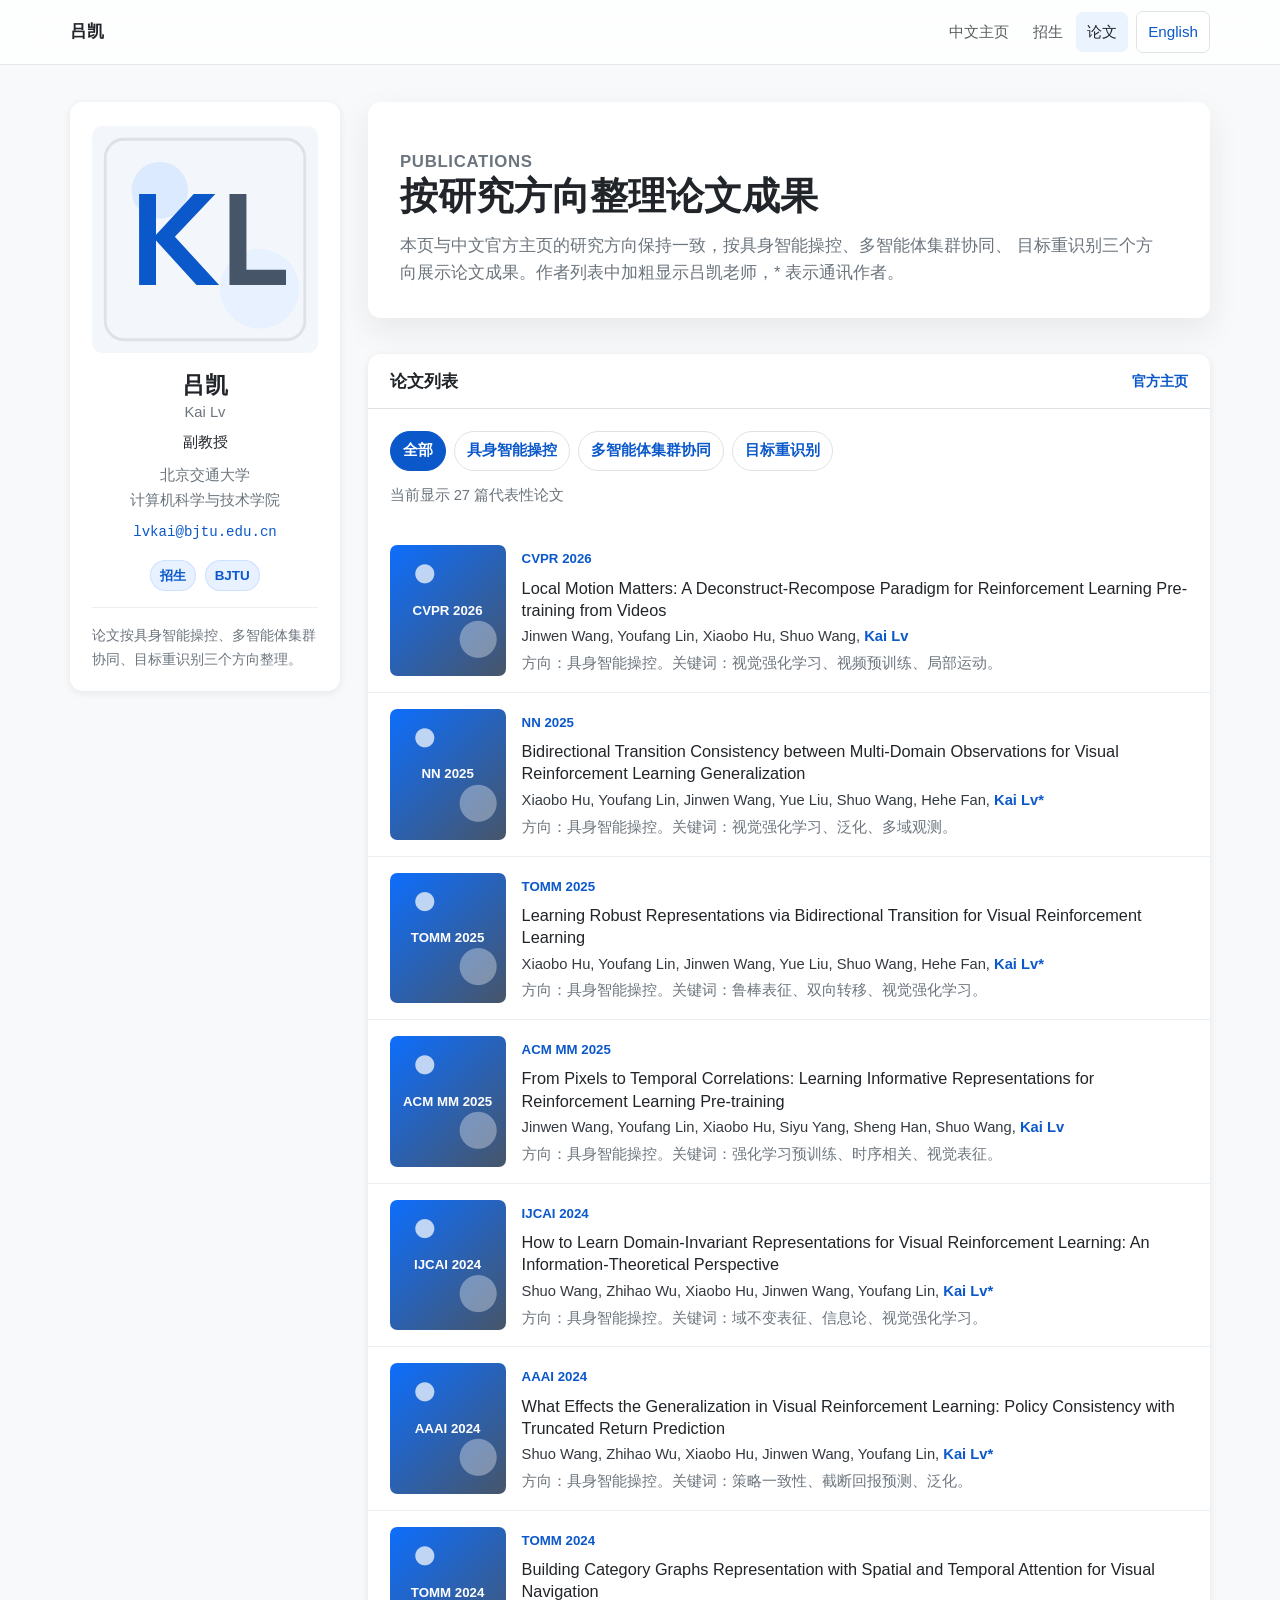
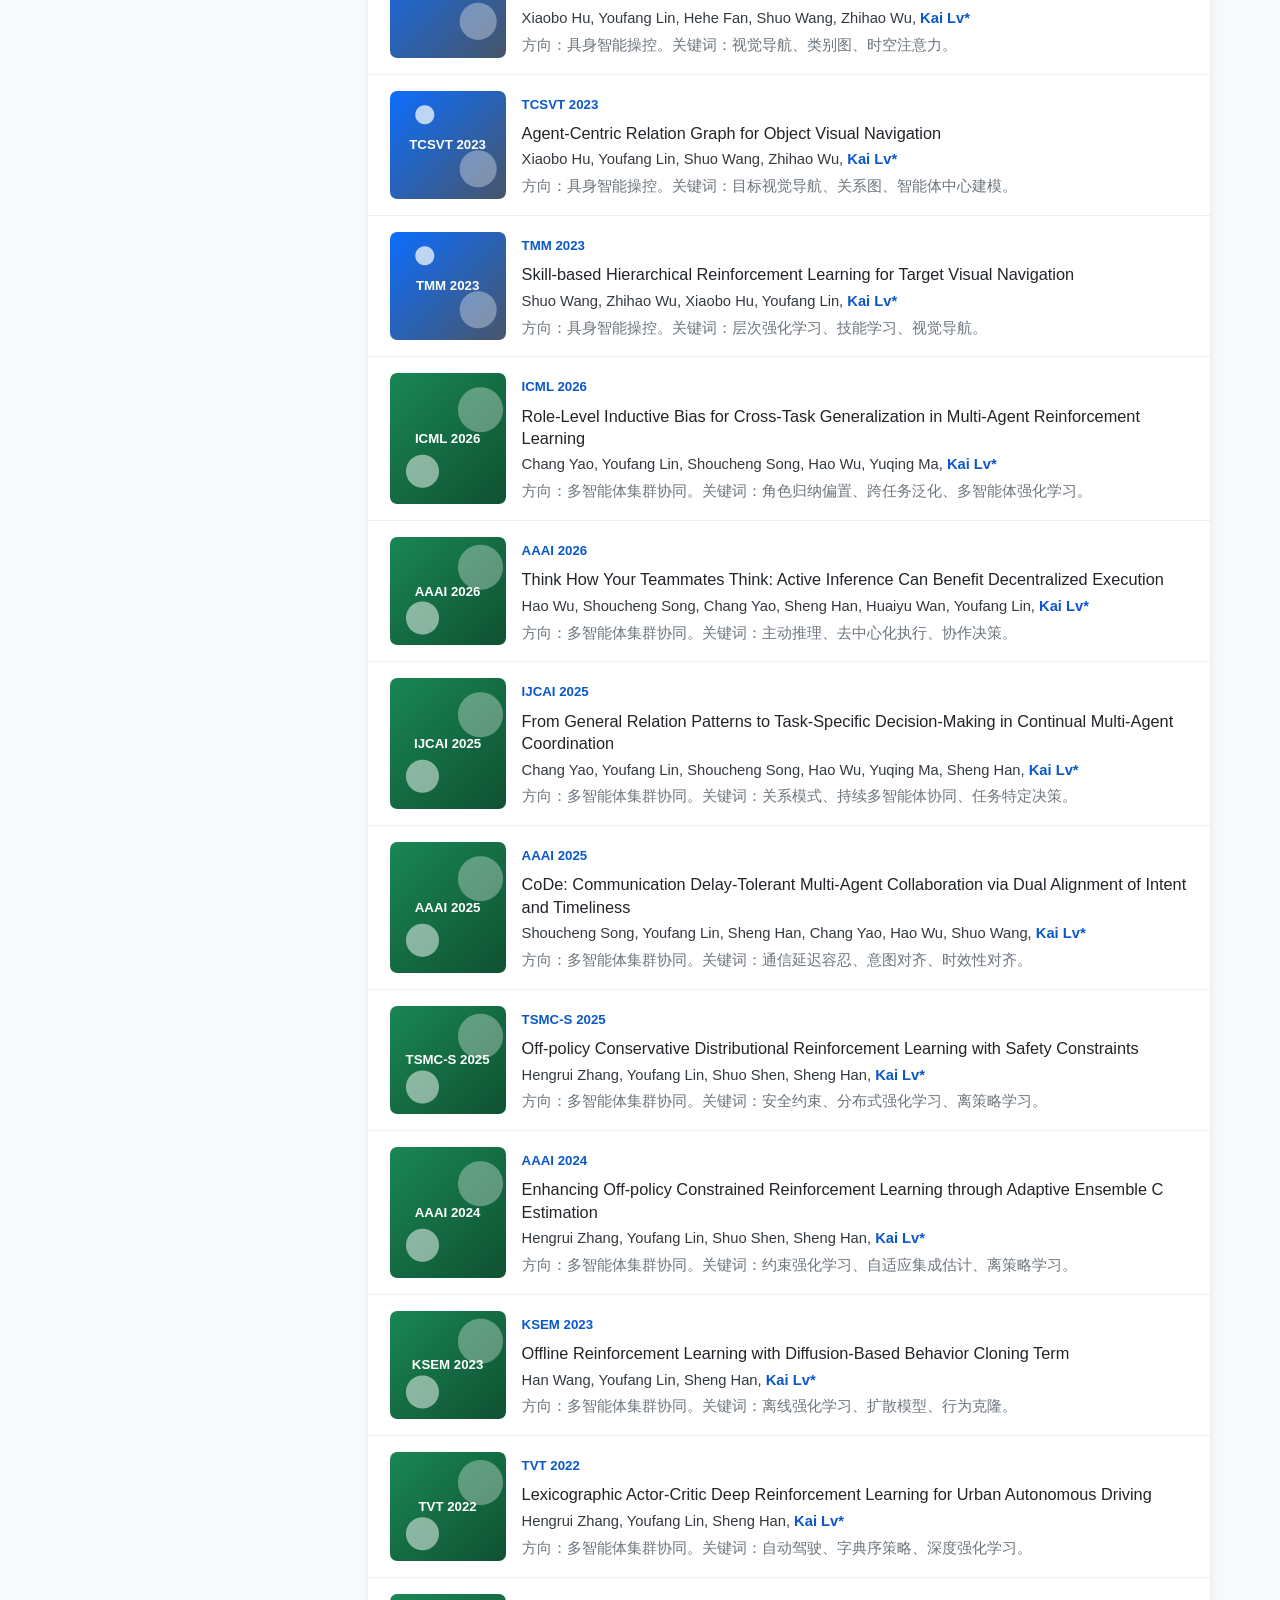
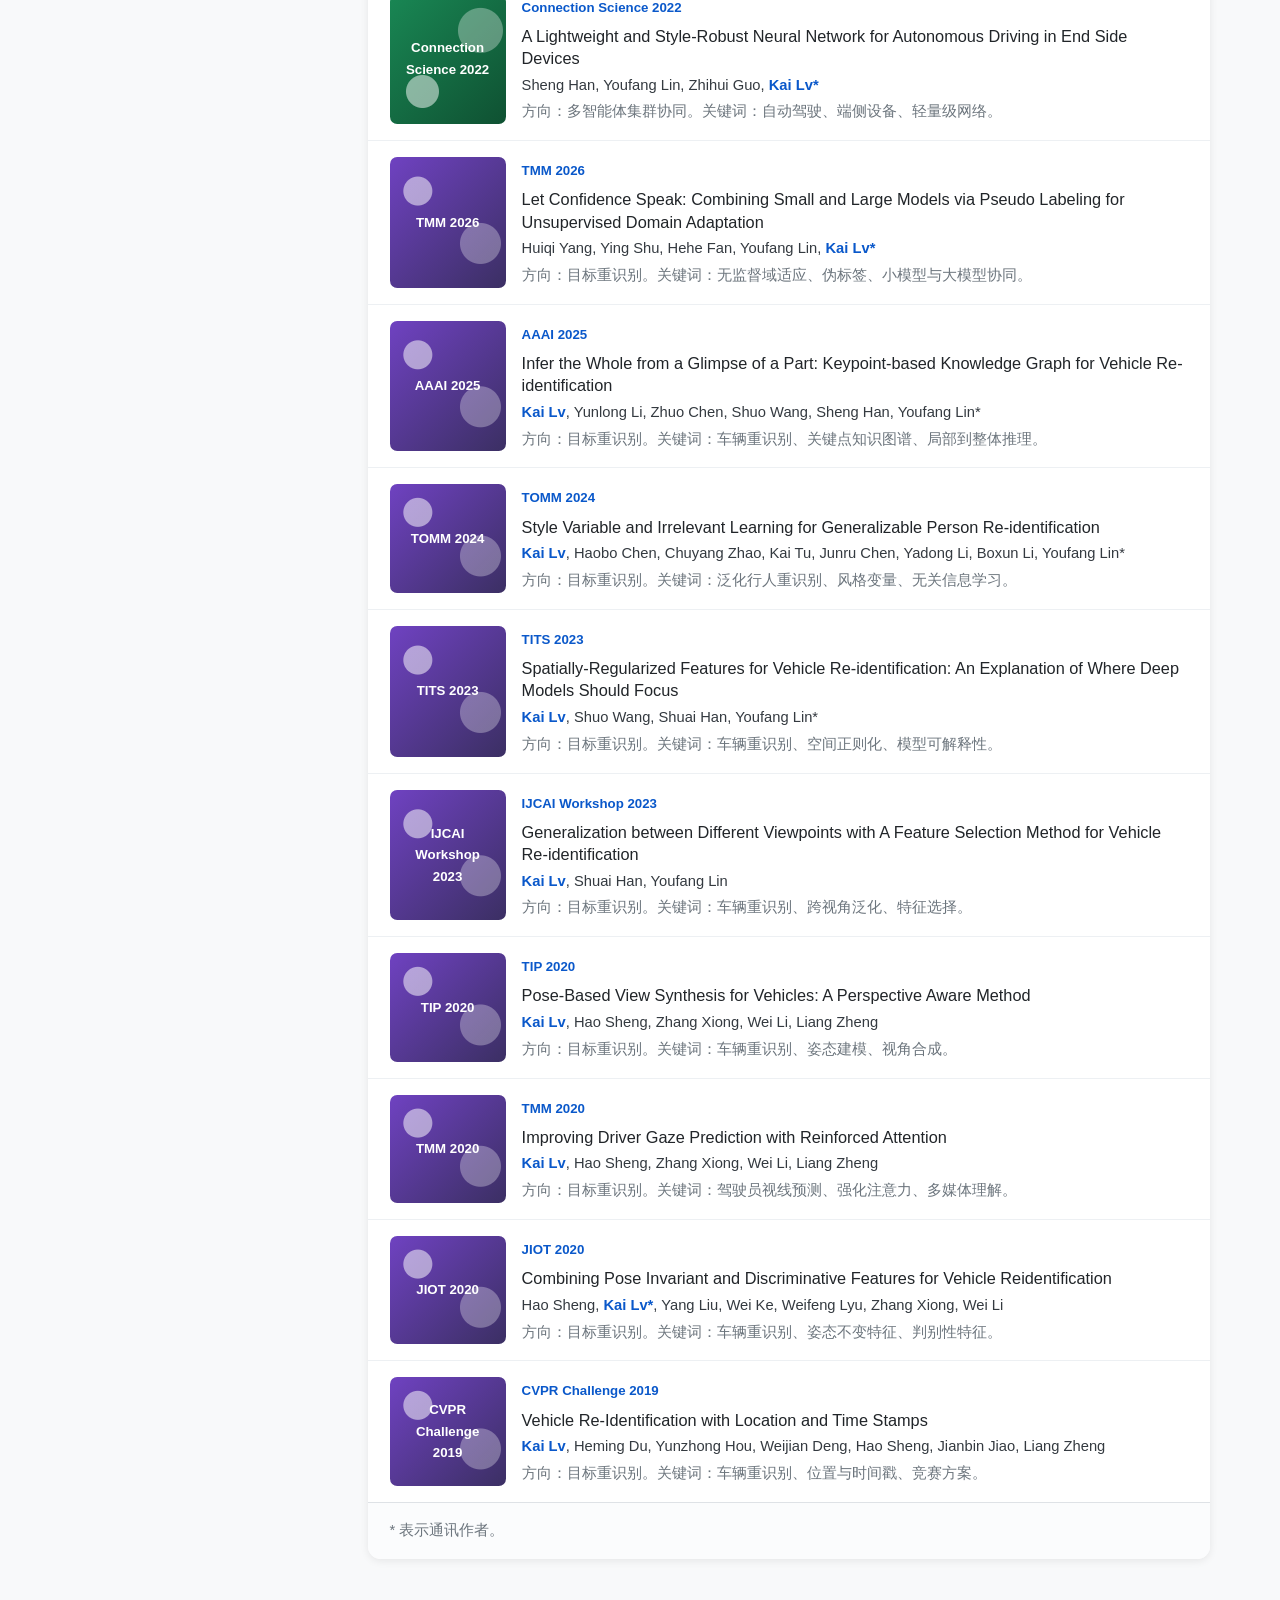
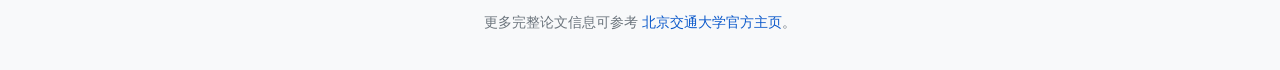
<file: zh/publications/index.html>
<!doctype html>
<html lang="zh-CN">
  <head>
    <meta charset="utf-8" />
    <meta name="viewport" content="width=device-width, initial-scale=1" />
    <title>论文成果 | 吕凯</title>
    <meta
      name="description"
      content="吕凯论文成果，按具身智能操控、多智能体集群协同、目标重识别三个方向整理，并列出完整作者信息。"
    />
    <link rel="canonical" href="https://www.ilvkai.com/zh/publications/" />
    <link rel="stylesheet" href="../../assets/css/styles.css" />
    <script src="../../assets/js/site.js" defer></script>
  </head>
  <body>
    <a class="skip-link" href="#main">跳转到正文</a>
    <header class="topbar">
      <div class="topbar-inner">
        <a class="brand" href="../">吕凯</a>
        <nav class="topnav" aria-label="论文页导航">
          <a href="../">中文主页</a>
          <a href="../admissions/">招生</a>
          <a aria-current="page" href="./">论文</a>
          <a class="language-link" href="../../">English</a>
        </nav>
      </div>
    </header>

    <main class="page-shell" id="main">
      <aside class="sidebar" aria-label="个人信息">
        <section class="profile-card">
          <div class="profile-card-body">
            <img class="profile-portrait" src="../../assets/img/kai-lv-avatar.svg" alt="吕凯个人标识" />
            <div>
              <h1 class="profile-name">吕凯 <small>Kai Lv</small></h1>
              <p class="profile-position">副教授</p>
              <p class="profile-affiliation">
                北京交通大学<br />
                计算机科学与技术学院
              </p>
              <p class="profile-email"><a href="mailto:lvkai@bjtu.edu.cn">lvkai@bjtu.edu.cn</a></p>
              <div class="profile-links" aria-label="个人链接">
                <a href="../admissions/">招生</a>
                <a href="https://faculty.bjtu.edu.cn/10107/" rel="noopener">BJTU</a>
              </div>
            </div>
            <p class="profile-note">
              论文按具身智能操控、多智能体集群协同、目标重识别三个方向整理。
            </p>
          </div>
        </section>
      </aside>

      <article class="content-flow">
        <section class="hero-card">
          <p class="eyebrow">Publications</p>
          <h1>按研究方向整理论文成果</h1>
          <p>
            本页与中文官方主页的研究方向保持一致，按具身智能操控、多智能体集群协同、
            目标重识别三个方向展示论文成果。作者列表中加粗显示吕凯老师，* 表示通讯作者。
          </p>
        </section>

        <section class="content-card">
          <div class="card-heading">
            <h2>论文列表</h2>
            <a href="https://faculty.bjtu.edu.cn/10107/" rel="noopener">官方主页</a>
          </div>
          <div class="card-body">
            <div class="filter-bar" role="group" aria-label="论文方向筛选">
              <button class="filter-button active" type="button" data-filter="all">全部</button>
              <button class="filter-button" type="button" data-filter="embodied">具身智能操控</button>
              <button class="filter-button" type="button" data-filter="multiagent">多智能体集群协同</button>
              <button class="filter-button" type="button" data-filter="reid">目标重识别</button>
            </div>
            <p class="result-count" data-result-count></p>
          </div>

          <div class="publication-list" data-publication-list>
            <article class="publication-item" data-topic="embodied">
              <div class="publication-cover">CVPR 2026</div>
              <div class="publication-content">
                <span class="venue">CVPR 2026</span>
                <h2>Local Motion Matters: A Deconstruct-Recompose Paradigm for Reinforcement Learning Pre-training from Videos</h2>
                <p class="publication-authors">Jinwen Wang, Youfang Lin, Xiaobo Hu, Shuo Wang, <strong>Kai Lv</strong></p>
                <p>方向：具身智能操控。关键词：视觉强化学习、视频预训练、局部运动。</p>
              </div>
            </article>
            <article class="publication-item" data-topic="embodied">
              <div class="publication-cover">NN 2025</div>
              <div class="publication-content">
                <span class="venue">NN 2025</span>
                <h2>Bidirectional Transition Consistency between Multi-Domain Observations for Visual Reinforcement Learning Generalization</h2>
                <p class="publication-authors">Xiaobo Hu, Youfang Lin, Jinwen Wang, Yue Liu, Shuo Wang, Hehe Fan, <strong>Kai Lv*</strong></p>
                <p>方向：具身智能操控。关键词：视觉强化学习、泛化、多域观测。</p>
              </div>
            </article>
            <article class="publication-item" data-topic="embodied">
              <div class="publication-cover">TOMM 2025</div>
              <div class="publication-content">
                <span class="venue">TOMM 2025</span>
                <h2>Learning Robust Representations via Bidirectional Transition for Visual Reinforcement Learning</h2>
                <p class="publication-authors">Xiaobo Hu, Youfang Lin, Jinwen Wang, Yue Liu, Shuo Wang, Hehe Fan, <strong>Kai Lv*</strong></p>
                <p>方向：具身智能操控。关键词：鲁棒表征、双向转移、视觉强化学习。</p>
              </div>
            </article>
            <article class="publication-item" data-topic="embodied">
              <div class="publication-cover">ACM MM 2025</div>
              <div class="publication-content">
                <span class="venue">ACM MM 2025</span>
                <h2>From Pixels to Temporal Correlations: Learning Informative Representations for Reinforcement Learning Pre-training</h2>
                <p class="publication-authors">Jinwen Wang, Youfang Lin, Xiaobo Hu, Siyu Yang, Sheng Han, Shuo Wang, <strong>Kai Lv</strong></p>
                <p>方向：具身智能操控。关键词：强化学习预训练、时序相关、视觉表征。</p>
              </div>
            </article>
            <article class="publication-item" data-topic="embodied">
              <div class="publication-cover">IJCAI 2024</div>
              <div class="publication-content">
                <span class="venue">IJCAI 2024</span>
                <h2>How to Learn Domain-Invariant Representations for Visual Reinforcement Learning: An Information-Theoretical Perspective</h2>
                <p class="publication-authors">Shuo Wang, Zhihao Wu, Xiaobo Hu, Jinwen Wang, Youfang Lin, <strong>Kai Lv*</strong></p>
                <p>方向：具身智能操控。关键词：域不变表征、信息论、视觉强化学习。</p>
              </div>
            </article>
            <article class="publication-item" data-topic="embodied">
              <div class="publication-cover">AAAI 2024</div>
              <div class="publication-content">
                <span class="venue">AAAI 2024</span>
                <h2>What Effects the Generalization in Visual Reinforcement Learning: Policy Consistency with Truncated Return Prediction</h2>
                <p class="publication-authors">Shuo Wang, Zhihao Wu, Xiaobo Hu, Jinwen Wang, Youfang Lin, <strong>Kai Lv*</strong></p>
                <p>方向：具身智能操控。关键词：策略一致性、截断回报预测、泛化。</p>
              </div>
            </article>
            <article class="publication-item" data-topic="embodied">
              <div class="publication-cover">TOMM 2024</div>
              <div class="publication-content">
                <span class="venue">TOMM 2024</span>
                <h2>Building Category Graphs Representation with Spatial and Temporal Attention for Visual Navigation</h2>
                <p class="publication-authors">Xiaobo Hu, Youfang Lin, Hehe Fan, Shuo Wang, Zhihao Wu, <strong>Kai Lv*</strong></p>
                <p>方向：具身智能操控。关键词：视觉导航、类别图、时空注意力。</p>
              </div>
            </article>
            <article class="publication-item" data-topic="embodied">
              <div class="publication-cover">TCSVT 2023</div>
              <div class="publication-content">
                <span class="venue">TCSVT 2023</span>
                <h2>Agent-Centric Relation Graph for Object Visual Navigation</h2>
                <p class="publication-authors">Xiaobo Hu, Youfang Lin, Shuo Wang, Zhihao Wu, <strong>Kai Lv*</strong></p>
                <p>方向：具身智能操控。关键词：目标视觉导航、关系图、智能体中心建模。</p>
              </div>
            </article>
            <article class="publication-item" data-topic="embodied">
              <div class="publication-cover">TMM 2023</div>
              <div class="publication-content">
                <span class="venue">TMM 2023</span>
                <h2>Skill-based Hierarchical Reinforcement Learning for Target Visual Navigation</h2>
                <p class="publication-authors">Shuo Wang, Zhihao Wu, Xiaobo Hu, Youfang Lin, <strong>Kai Lv*</strong></p>
                <p>方向：具身智能操控。关键词：层次强化学习、技能学习、视觉导航。</p>
              </div>
            </article>

            <article class="publication-item" data-topic="multiagent">
              <div class="publication-cover alt">ICML 2026</div>
              <div class="publication-content">
                <span class="venue">ICML 2026</span>
                <h2>Role-Level Inductive Bias for Cross-Task Generalization in Multi-Agent Reinforcement Learning</h2>
                <p class="publication-authors">Chang Yao, Youfang Lin, Shoucheng Song, Hao Wu, Yuqing Ma, <strong>Kai Lv*</strong></p>
                <p>方向：多智能体集群协同。关键词：角色归纳偏置、跨任务泛化、多智能体强化学习。</p>
              </div>
            </article>
            <article class="publication-item" data-topic="multiagent">
              <div class="publication-cover alt">AAAI 2026</div>
              <div class="publication-content">
                <span class="venue">AAAI 2026</span>
                <h2>Think How Your Teammates Think: Active Inference Can Benefit Decentralized Execution</h2>
                <p class="publication-authors">Hao Wu, Shoucheng Song, Chang Yao, Sheng Han, Huaiyu Wan, Youfang Lin, <strong>Kai Lv*</strong></p>
                <p>方向：多智能体集群协同。关键词：主动推理、去中心化执行、协作决策。</p>
              </div>
            </article>
            <article class="publication-item" data-topic="multiagent">
              <div class="publication-cover alt">IJCAI 2025</div>
              <div class="publication-content">
                <span class="venue">IJCAI 2025</span>
                <h2>From General Relation Patterns to Task-Specific Decision-Making in Continual Multi-Agent Coordination</h2>
                <p class="publication-authors">Chang Yao, Youfang Lin, Shoucheng Song, Hao Wu, Yuqing Ma, Sheng Han, <strong>Kai Lv*</strong></p>
                <p>方向：多智能体集群协同。关键词：关系模式、持续多智能体协同、任务特定决策。</p>
              </div>
            </article>
            <article class="publication-item" data-topic="multiagent">
              <div class="publication-cover alt">AAAI 2025</div>
              <div class="publication-content">
                <span class="venue">AAAI 2025</span>
                <h2>CoDe: Communication Delay-Tolerant Multi-Agent Collaboration via Dual Alignment of Intent and Timeliness</h2>
                <p class="publication-authors">Shoucheng Song, Youfang Lin, Sheng Han, Chang Yao, Hao Wu, Shuo Wang, <strong>Kai Lv*</strong></p>
                <p>方向：多智能体集群协同。关键词：通信延迟容忍、意图对齐、时效性对齐。</p>
              </div>
            </article>
            <article class="publication-item" data-topic="multiagent">
              <div class="publication-cover alt">TSMC-S 2025</div>
              <div class="publication-content">
                <span class="venue">TSMC-S 2025</span>
                <h2>Off-policy Conservative Distributional Reinforcement Learning with Safety Constraints</h2>
                <p class="publication-authors">Hengrui Zhang, Youfang Lin, Shuo Shen, Sheng Han, <strong>Kai Lv*</strong></p>
                <p>方向：多智能体集群协同。关键词：安全约束、分布式强化学习、离策略学习。</p>
              </div>
            </article>
            <article class="publication-item" data-topic="multiagent">
              <div class="publication-cover alt">AAAI 2024</div>
              <div class="publication-content">
                <span class="venue">AAAI 2024</span>
                <h2>Enhancing Off-policy Constrained Reinforcement Learning through Adaptive Ensemble C Estimation</h2>
                <p class="publication-authors">Hengrui Zhang, Youfang Lin, Shuo Shen, Sheng Han, <strong>Kai Lv*</strong></p>
                <p>方向：多智能体集群协同。关键词：约束强化学习、自适应集成估计、离策略学习。</p>
              </div>
            </article>
            <article class="publication-item" data-topic="multiagent">
              <div class="publication-cover alt">KSEM 2023</div>
              <div class="publication-content">
                <span class="venue">KSEM 2023</span>
                <h2>Offline Reinforcement Learning with Diffusion-Based Behavior Cloning Term</h2>
                <p class="publication-authors">Han Wang, Youfang Lin, Sheng Han, <strong>Kai Lv*</strong></p>
                <p>方向：多智能体集群协同。关键词：离线强化学习、扩散模型、行为克隆。</p>
              </div>
            </article>
            <article class="publication-item" data-topic="multiagent">
              <div class="publication-cover alt">TVT 2022</div>
              <div class="publication-content">
                <span class="venue">TVT 2022</span>
                <h2>Lexicographic Actor-Critic Deep Reinforcement Learning for Urban Autonomous Driving</h2>
                <p class="publication-authors">Hengrui Zhang, Youfang Lin, Sheng Han, <strong>Kai Lv*</strong></p>
                <p>方向：多智能体集群协同。关键词：自动驾驶、字典序策略、深度强化学习。</p>
              </div>
            </article>
            <article class="publication-item" data-topic="multiagent">
              <div class="publication-cover alt">Connection Science 2022</div>
              <div class="publication-content">
                <span class="venue">Connection Science 2022</span>
                <h2>A Lightweight and Style-Robust Neural Network for Autonomous Driving in End Side Devices</h2>
                <p class="publication-authors">Sheng Han, Youfang Lin, Zhihui Guo, <strong>Kai Lv*</strong></p>
                <p>方向：多智能体集群协同。关键词：自动驾驶、端侧设备、轻量级网络。</p>
              </div>
            </article>

            <article class="publication-item" data-topic="reid">
              <div class="publication-cover warm">TMM 2026</div>
              <div class="publication-content">
                <span class="venue">TMM 2026</span>
                <h2>Let Confidence Speak: Combining Small and Large Models via Pseudo Labeling for Unsupervised Domain Adaptation</h2>
                <p class="publication-authors">Huiqi Yang, Ying Shu, Hehe Fan, Youfang Lin, <strong>Kai Lv*</strong></p>
                <p>方向：目标重识别。关键词：无监督域适应、伪标签、小模型与大模型协同。</p>
              </div>
            </article>
            <article class="publication-item" data-topic="reid">
              <div class="publication-cover warm">AAAI 2025</div>
              <div class="publication-content">
                <span class="venue">AAAI 2025</span>
                <h2>Infer the Whole from a Glimpse of a Part: Keypoint-based Knowledge Graph for Vehicle Re-identification</h2>
                <p class="publication-authors"><strong>Kai Lv</strong>, Yunlong Li, Zhuo Chen, Shuo Wang, Sheng Han, Youfang Lin*</p>
                <p>方向：目标重识别。关键词：车辆重识别、关键点知识图谱、局部到整体推理。</p>
              </div>
            </article>
            <article class="publication-item" data-topic="reid">
              <div class="publication-cover warm">TOMM 2024</div>
              <div class="publication-content">
                <span class="venue">TOMM 2024</span>
                <h2>Style Variable and Irrelevant Learning for Generalizable Person Re-identification</h2>
                <p class="publication-authors"><strong>Kai Lv</strong>, Haobo Chen, Chuyang Zhao, Kai Tu, Junru Chen, Yadong Li, Boxun Li, Youfang Lin*</p>
                <p>方向：目标重识别。关键词：泛化行人重识别、风格变量、无关信息学习。</p>
              </div>
            </article>
            <article class="publication-item" data-topic="reid">
              <div class="publication-cover warm">TITS 2023</div>
              <div class="publication-content">
                <span class="venue">TITS 2023</span>
                <h2>Spatially-Regularized Features for Vehicle Re-identification: An Explanation of Where Deep Models Should Focus</h2>
                <p class="publication-authors"><strong>Kai Lv</strong>, Shuo Wang, Shuai Han, Youfang Lin*</p>
                <p>方向：目标重识别。关键词：车辆重识别、空间正则化、模型可解释性。</p>
              </div>
            </article>
            <article class="publication-item" data-topic="reid">
              <div class="publication-cover warm">IJCAI Workshop 2023</div>
              <div class="publication-content">
                <span class="venue">IJCAI Workshop 2023</span>
                <h2>Generalization between Different Viewpoints with A Feature Selection Method for Vehicle Re-identification</h2>
                <p class="publication-authors"><strong>Kai Lv</strong>, Shuai Han, Youfang Lin</p>
                <p>方向：目标重识别。关键词：车辆重识别、跨视角泛化、特征选择。</p>
              </div>
            </article>
            <article class="publication-item" data-topic="reid">
              <div class="publication-cover warm">TIP 2020</div>
              <div class="publication-content">
                <span class="venue">TIP 2020</span>
                <h2>Pose-Based View Synthesis for Vehicles: A Perspective Aware Method</h2>
                <p class="publication-authors"><strong>Kai Lv</strong>, Hao Sheng, Zhang Xiong, Wei Li, Liang Zheng</p>
                <p>方向：目标重识别。关键词：车辆重识别、姿态建模、视角合成。</p>
              </div>
            </article>
            <article class="publication-item" data-topic="reid">
              <div class="publication-cover warm">TMM 2020</div>
              <div class="publication-content">
                <span class="venue">TMM 2020</span>
                <h2>Improving Driver Gaze Prediction with Reinforced Attention</h2>
                <p class="publication-authors"><strong>Kai Lv</strong>, Hao Sheng, Zhang Xiong, Wei Li, Liang Zheng</p>
                <p>方向：目标重识别。关键词：驾驶员视线预测、强化注意力、多媒体理解。</p>
              </div>
            </article>
            <article class="publication-item" data-topic="reid">
              <div class="publication-cover warm">JIOT 2020</div>
              <div class="publication-content">
                <span class="venue">JIOT 2020</span>
                <h2>Combining Pose Invariant and Discriminative Features for Vehicle Reidentification</h2>
                <p class="publication-authors">Hao Sheng, <strong>Kai Lv*</strong>, Yang Liu, Wei Ke, Weifeng Lyu, Zhang Xiong, Wei Li</p>
                <p>方向：目标重识别。关键词：车辆重识别、姿态不变特征、判别性特征。</p>
              </div>
            </article>
            <article class="publication-item" data-topic="reid">
              <div class="publication-cover warm">CVPR Challenge 2019</div>
              <div class="publication-content">
                <span class="venue">CVPR Challenge 2019</span>
                <h2>Vehicle Re-Identification with Location and Time Stamps</h2>
                <p class="publication-authors"><strong>Kai Lv</strong>, Heming Du, Yunzhong Hou, Weijian Deng, Hao Sheng, Jianbin Jiao, Liang Zheng</p>
                <p>方向：目标重识别。关键词：车辆重识别、位置与时间戳、竞赛方案。</p>
              </div>
            </article>
          </div>
          <p class="author-note">* 表示通讯作者。</p>
        </section>
      </article>
    </main>

    <footer class="site-footer">
      <p>
        更多完整论文信息可参考
        <a href="https://faculty.bjtu.edu.cn/10107/" rel="noopener">北京交通大学官方主页</a>。
      </p>
    </footer>
  </body>
</html>
</file>
<file: assets/css/styles.css>
:root {
  color-scheme: light;
  --bg: #f8f9fa;
  --surface: #ffffff;
  --surface-soft: #f3f6fb;
  --ink: #212529;
  --muted: #6c757d;
  --line: #dee2e6;
  --line-soft: #edf0f3;
  --accent: #0d6efd;
  --accent-dark: #0a58ca;
  --accent-soft: #e7f1ff;
  --shadow: 0 0.125rem 0.5rem rgba(0, 0, 0, 0.08);
  --shadow-lg: 0 0.75rem 2rem rgba(33, 37, 41, 0.08);
  --radius: 0.8rem;
  --max: 1140px;
}

* {
  box-sizing: border-box;
}

html {
  scroll-behavior: smooth;
}

body {
  margin: 0;
  padding-top: 78px;
  background: var(--bg);
  color: var(--ink);
  font-family: "Lato", "Fira Sans", "Segoe UI", "PingFang SC", "Microsoft YaHei", Arial, sans-serif;
  font-size: 16px;
  line-height: 1.62;
  letter-spacing: 0;
}

a {
  color: var(--accent-dark);
  text-decoration: none;
}

a:hover {
  color: var(--accent);
  text-decoration: underline;
  text-underline-offset: 0.16em;
}

img {
  max-width: 100%;
}

.skip-link {
  position: absolute;
  left: 16px;
  top: -80px;
  z-index: 200;
  padding: 8px 12px;
  color: #fff;
  background: var(--ink);
  border-radius: 0.45rem;
}

.skip-link:focus {
  top: 14px;
}

.topbar {
  position: fixed;
  top: 0;
  left: 0;
  right: 0;
  z-index: 100;
  min-height: 64px;
  background: rgba(255, 255, 255, 0.72);
  border-bottom: 1px solid rgba(222, 226, 230, 0.82);
  backdrop-filter: blur(16px);
  -webkit-backdrop-filter: blur(16px);
}

.topbar-inner {
  display: flex;
  align-items: center;
  justify-content: space-between;
  gap: 24px;
  width: min(var(--max), calc(100% - 40px));
  min-height: 64px;
  margin: 0 auto;
}

.brand {
  color: var(--ink);
  font-size: 1.05rem;
  font-weight: 700;
  text-decoration: none;
  white-space: nowrap;
}

.brand:hover {
  color: var(--ink);
  text-decoration: none;
}

.topnav {
  display: flex;
  align-items: center;
  justify-content: flex-end;
  gap: 2px;
  flex-wrap: wrap;
  font-size: 0.95rem;
}

.topnav a {
  display: inline-flex;
  align-items: center;
  min-height: 38px;
  padding: 8px 11px;
  color: rgba(33, 37, 41, 0.74);
  border-radius: 0.45rem;
  text-decoration: none;
}

.topnav a:hover,
.topnav a[aria-current="page"] {
  color: var(--ink);
  background: rgba(13, 110, 253, 0.08);
  text-decoration: none;
}

.language-link {
  margin-left: 6px;
  color: var(--accent-dark) !important;
  background: var(--surface);
  border: 1px solid var(--line);
}

.page-shell {
  display: grid;
  grid-template-columns: 270px minmax(0, 1fr);
  gap: 28px;
  width: min(var(--max), calc(100% - 40px));
  margin: 24px auto 52px;
  align-items: start;
}

.page-shell.single-column {
  display: block;
}

.sidebar {
  position: sticky;
  top: 88px;
  min-width: 0;
}

.profile-card,
.content-card,
.mini-card,
.hero-card,
.not-found-card {
  background: var(--surface);
  border: 0;
  border-radius: var(--radius);
  box-shadow: var(--shadow);
}

.profile-card {
  overflow: hidden;
}

.profile-card-body {
  padding: 1.5rem 1.35rem 1.25rem;
}

.profile-portrait {
  display: block;
  width: 100%;
  aspect-ratio: 1 / 1;
  margin: 0 auto 1.2rem;
  object-fit: cover;
  background: var(--surface-soft);
  border-radius: 0.65rem;
}

.profile-name {
  margin: 0;
  text-align: center;
  font-size: 1.45rem;
  line-height: 1.2;
  font-weight: 700;
}

.profile-name small {
  display: block;
  margin-top: 0.25rem;
  color: var(--muted);
  font-size: 0.92rem;
  font-weight: 400;
}

.profile-position,
.profile-affiliation,
.profile-email {
  margin: 0.55rem 0 0;
  color: var(--muted);
  text-align: center;
  font-size: 0.94rem;
}

.profile-position {
  color: var(--ink);
}

.profile-email {
  font-family: "Source Code Pro", "SFMono-Regular", Consolas, monospace;
  font-size: 0.88rem;
}

.profile-links {
  display: flex;
  justify-content: center;
  gap: 0.55rem;
  flex-wrap: wrap;
  margin-top: 1rem;
}

.profile-links a,
.tag,
.pub-link {
  display: inline-flex;
  align-items: center;
  justify-content: center;
  min-height: 28px;
  padding: 0.24rem 0.55rem;
  color: var(--accent-dark);
  background: var(--accent-soft);
  border: 1px solid rgba(13, 110, 253, 0.12);
  border-radius: 999px;
  font-size: 0.84rem;
  font-weight: 700;
  text-decoration: none;
  white-space: nowrap;
}

.profile-links a:hover,
.pub-link:hover {
  color: #fff;
  background: var(--accent-dark);
  text-decoration: none;
}

.profile-note {
  margin: 1rem 0 0;
  padding-top: 1rem;
  color: var(--muted);
  border-top: 1px solid var(--line-soft);
  font-size: 0.9rem;
}

.content-flow {
  display: grid;
  gap: 18px;
  min-width: 0;
}

.content-card {
  overflow: hidden;
}

.card-heading {
  display: flex;
  align-items: center;
  justify-content: space-between;
  gap: 18px;
  min-height: 54px;
  padding: 0.95rem 1.35rem;
  border-bottom: 1px solid var(--line);
}

.card-heading h1,
.card-heading h2,
.card-heading h3 {
  margin: 0;
  font-size: 1.08rem;
  line-height: 1.3;
  font-weight: 700;
}

.card-heading a {
  flex: 0 0 auto;
  font-size: 0.9rem;
  font-weight: 700;
}

.card-body {
  padding: 1.35rem;
}

.card-body > :first-child {
  margin-top: 0;
}

.card-body > :last-child {
  margin-bottom: 0;
}

.lead-name {
  margin: 0 0 0.55rem;
  font-size: 2rem;
  line-height: 1.18;
  font-weight: 400;
}

.lead-name strong {
  font-weight: 700;
}

.lead-name small {
  color: var(--muted);
  font-size: 1.15rem;
  font-weight: 400;
}

.bio-text {
  color: #343a40;
}

.bio-text p {
  margin: 0 0 0.8rem;
}

.quick-links {
  display: flex;
  flex-wrap: wrap;
  gap: 0.75rem 1rem;
  padding-top: 1rem;
  margin-top: 1rem;
  border-top: 1px solid var(--line-soft);
}

.quick-links a {
  font-weight: 700;
}

.research-visual {
  display: grid;
  grid-template-columns: minmax(0, 1fr) 220px;
  gap: 1.35rem;
  align-items: center;
}

.research-map {
  display: block;
  width: 100%;
  border: 1px solid var(--line);
  border-radius: 0.65rem;
  background: var(--surface);
}

.stats-grid,
.theme-grid,
.direction-grid,
.material-list,
.split-grid {
  display: grid;
  gap: 1rem;
}

.stats-grid {
  grid-template-columns: repeat(3, minmax(0, 1fr));
  margin-top: 1rem;
}

.mini-card {
  padding: 1rem;
}

.mini-card strong {
  display: block;
  font-size: 1.45rem;
  line-height: 1.1;
}

.mini-card span {
  display: block;
  margin-top: 0.35rem;
  color: var(--muted);
  font-size: 0.9rem;
}

.news-list,
.check-list {
  padding: 0;
  margin: 0;
  list-style: none;
}

.news-list li {
  display: grid;
  grid-template-columns: 110px minmax(0, 1fr);
  gap: 1rem;
  padding: 0.82rem 0;
  border-bottom: 1px solid var(--line-soft);
}

.news-list li:first-child {
  padding-top: 0;
}

.news-list li:last-child {
  padding-bottom: 0;
  border-bottom: 0;
}

.news-list time {
  color: var(--muted);
  font-size: 0.92rem;
  font-weight: 700;
}

.timeline {
  display: grid;
  gap: 0;
}

.timeline-item {
  display: grid;
  grid-template-columns: 148px minmax(0, 1fr);
  gap: 1rem;
  padding: 1rem 0;
  border-bottom: 1px solid var(--line-soft);
}

.timeline-item:first-child {
  padding-top: 0;
}

.timeline-item:last-child {
  padding-bottom: 0;
  border-bottom: 0;
}

.timeline-date {
  color: var(--muted);
  font-size: 0.92rem;
  font-weight: 700;
}

.timeline-item h3 {
  margin: 0 0 0.25rem;
  font-size: 1rem;
}

.timeline-item p {
  margin: 0;
  color: var(--muted);
}

.publication-group {
  border-top: 1px solid var(--line);
}

.publication-group:first-child {
  border-top: 0;
}

.publication-group-title {
  display: flex;
  align-items: center;
  justify-content: space-between;
  gap: 1rem;
  padding: 1rem 1.35rem;
  background: #fbfcfd;
  border-bottom: 1px solid var(--line);
}

.publication-group-title h3 {
  margin: 0;
  font-size: 1rem;
}

.publication-list {
  display: block;
}

.publication-item {
  display: grid;
  grid-template-columns: 116px minmax(0, 1fr);
  gap: 1rem;
  padding: 1rem 1.35rem;
  background: var(--surface);
  border-bottom: 1px solid var(--line-soft);
}

.publication-item:last-child {
  border-bottom: 0;
}

.publication-item[hidden] {
  display: none;
}

.publication-cover {
  display: flex;
  align-items: center;
  justify-content: center;
  min-height: 76px;
  padding: 0.75rem;
  color: #fff;
  background:
    radial-gradient(circle at 30% 22%, rgba(255, 255, 255, 0.72) 0 9px, transparent 10px),
    radial-gradient(circle at 76% 72%, rgba(255, 255, 255, 0.34) 0 18px, transparent 19px),
    linear-gradient(135deg, #0d6efd, #475569);
  border-radius: 0.45rem;
  font-size: 0.83rem;
  font-weight: 800;
  text-align: center;
}

.publication-cover.alt {
  background:
    radial-gradient(circle at 28% 75%, rgba(255, 255, 255, 0.5) 0 16px, transparent 17px),
    radial-gradient(circle at 78% 28%, rgba(255, 255, 255, 0.32) 0 22px, transparent 23px),
    linear-gradient(135deg, #198754, #0f5132);
}

.publication-cover.warm {
  background:
    radial-gradient(circle at 24% 26%, rgba(255, 255, 255, 0.52) 0 14px, transparent 15px),
    radial-gradient(circle at 78% 66%, rgba(255, 255, 255, 0.3) 0 20px, transparent 21px),
    linear-gradient(135deg, #6f42c1, #3b2f63);
}

.publication-content h2,
.publication-content h3,
.publication-content h4 {
  margin: 0 0 0.28rem;
  color: var(--ink);
  font-size: 1.02rem;
  line-height: 1.36;
  font-weight: 400;
}

.publication-content p {
  margin: 0.18rem 0 0;
  color: var(--muted);
  font-size: 0.92rem;
}

.publication-authors {
  color: #343a40 !important;
}

.publication-authors strong {
  color: var(--accent-dark);
}

.venue {
  display: inline-block;
  margin-bottom: 0.42rem;
  color: var(--accent-dark);
  font-size: 0.83rem;
  font-weight: 800;
}

.pub-links {
  display: flex;
  gap: 0.45rem;
  flex-wrap: wrap;
  margin-top: 0.55rem;
}

.author-note {
  margin: 0;
  padding: 1rem 1.35rem;
  color: var(--muted);
  background: #fbfcfd;
  border-top: 1px solid var(--line);
  font-size: 0.92rem;
}

.hero-card {
  padding: 2rem;
  margin-bottom: 18px;
  box-shadow: var(--shadow-lg);
}

.eyebrow {
  margin: 0 0 0.45rem;
  color: var(--accent-dark);
  font-size: 0.82rem;
  font-weight: 800;
  letter-spacing: 0.04em;
  text-transform: uppercase;
}

.hero-card h1,
.not-found-card h1 {
  margin: 0;
  font-size: 2.35rem;
  line-height: 1.16;
  font-weight: 700;
}

.hero-card p,
.not-found-card p {
  max-width: 760px;
  margin: 0.85rem 0 0;
  color: var(--muted);
  font-size: 1.05rem;
}

.hero-actions {
  display: flex;
  flex-wrap: wrap;
  gap: 0.75rem;
  margin-top: 1.25rem;
}

.primary-action,
.secondary-action {
  display: inline-flex;
  align-items: center;
  justify-content: center;
  min-height: 40px;
  padding: 0.45rem 0.9rem;
  border-radius: 0.45rem;
  font-weight: 700;
  text-decoration: none;
}

.primary-action {
  color: #fff;
  background: var(--accent-dark);
}

.primary-action:hover {
  color: #fff;
  background: var(--accent);
  text-decoration: none;
}

.secondary-action {
  color: var(--accent-dark);
  background: var(--surface);
  border: 1px solid var(--line);
}

.secondary-action:hover {
  background: var(--accent-soft);
  text-decoration: none;
}

.theme-grid {
  grid-template-columns: repeat(4, minmax(0, 1fr));
}

.direction-grid {
  grid-template-columns: repeat(3, minmax(0, 1fr));
}

.split-grid {
  grid-template-columns: repeat(2, minmax(0, 1fr));
}

.theme-card,
.direction-card,
.material-card {
  display: block;
  min-width: 0;
  padding: 1.1rem;
  color: var(--ink);
  background: var(--surface);
  border: 1px solid var(--line);
  border-radius: 0.65rem;
  text-decoration: none;
}

.theme-card:hover {
  border-color: rgba(13, 110, 253, 0.35);
  box-shadow: var(--shadow);
  text-decoration: none;
}

.theme-card span {
  color: var(--accent-dark);
  font-size: 0.82rem;
  font-weight: 800;
}

.theme-card h3,
.direction-card h3,
.material-card h3 {
  margin: 0.45rem 0 0.35rem;
  font-size: 1rem;
}

.theme-card p,
.direction-card p,
.material-card p {
  margin: 0;
  color: var(--muted);
  font-size: 0.94rem;
}

.muted-card {
  background: #fbfcfd;
}

.info-strip {
  display: grid;
  grid-template-columns: repeat(2, minmax(0, 1fr));
  gap: 1rem;
}

.info-strip p {
  margin: 0;
  padding: 1rem;
  background: var(--surface);
  border: 1px solid var(--line);
  border-radius: 0.65rem;
}

.check-list {
  display: grid;
  gap: 0.7rem;
}

.check-list li {
  position: relative;
  padding-left: 1.15rem;
  color: #343a40;
}

.check-list li::before {
  content: "";
  position: absolute;
  left: 0;
  top: 0.65em;
  width: 6px;
  height: 6px;
  background: var(--accent-dark);
  border-radius: 50%;
}

.contact-band {
  display: flex;
  align-items: center;
  justify-content: space-between;
  gap: 1rem;
}

.contact-band h2,
.contact-band p {
  margin: 0;
}

.filter-bar {
  display: flex;
  flex-wrap: wrap;
  gap: 0.5rem;
  margin-bottom: 0.8rem;
}

.filter-button {
  min-height: 38px;
  padding: 0.45rem 0.75rem;
  color: var(--accent-dark);
  background: var(--surface);
  border: 1px solid var(--line);
  border-radius: 999px;
  font: inherit;
  font-size: 0.92rem;
  font-weight: 700;
  cursor: pointer;
}

.filter-button:hover,
.filter-button.active {
  color: #fff;
  background: var(--accent-dark);
  border-color: var(--accent-dark);
}

.result-count {
  min-height: 24px;
  margin: 0;
  color: var(--muted);
  font-size: 0.92rem;
}

.site-footer {
  width: min(var(--max), calc(100% - 40px));
  margin: 0 auto 36px;
  color: var(--muted);
  font-size: 0.9rem;
  text-align: center;
}

.not-found-card {
  width: min(760px, calc(100% - 40px));
  margin: 28px auto;
  padding: 2rem;
}

@media (max-width: 980px) {
  .page-shell,
  .research-visual {
    grid-template-columns: 1fr;
  }

  .sidebar {
    position: static;
  }

  .profile-card-body {
    display: grid;
    grid-template-columns: 128px minmax(0, 1fr);
    gap: 1rem;
    align-items: center;
  }

  .profile-portrait {
    margin: 0;
  }

  .profile-name,
  .profile-position,
  .profile-affiliation,
  .profile-email {
    text-align: left;
  }

  .profile-links {
    justify-content: flex-start;
  }

  .profile-note {
    grid-column: 1 / -1;
  }

  .theme-grid,
  .direction-grid {
    grid-template-columns: repeat(2, minmax(0, 1fr));
  }
}

@media (max-width: 700px) {
  body {
    padding-top: 0;
  }

  .topbar {
    position: static;
  }

  .topbar-inner {
    width: min(100% - 28px, var(--max));
    align-items: flex-start;
    flex-direction: column;
    gap: 0.3rem;
    padding: 0.75rem 0;
  }

  .topnav {
    justify-content: flex-start;
  }

  .topnav a {
    min-height: 34px;
    padding: 6px 8px;
  }

  .language-link {
    margin-left: 0;
  }

  .page-shell,
  .site-footer {
    width: min(100% - 28px, var(--max));
    margin-top: 18px;
  }

  .profile-card-body {
    grid-template-columns: 96px minmax(0, 1fr);
    padding: 1rem;
  }

  .profile-name {
    font-size: 1.25rem;
  }

  .card-heading,
  .publication-group-title,
  .publication-item,
  .author-note {
    padding-left: 1rem;
    padding-right: 1rem;
  }

  .card-body {
    padding: 1rem;
  }

  .lead-name,
  .hero-card h1,
  .not-found-card h1 {
    font-size: 1.8rem;
  }

  .stats-grid,
  .theme-grid,
  .direction-grid,
  .split-grid,
  .info-strip {
    grid-template-columns: 1fr;
  }

  .news-list li,
  .timeline-item,
  .publication-item {
    grid-template-columns: 1fr;
  }

  .publication-cover {
    min-height: 72px;
  }

  .contact-band,
  .card-heading {
    align-items: flex-start;
    flex-direction: column;
  }
}
</file>
